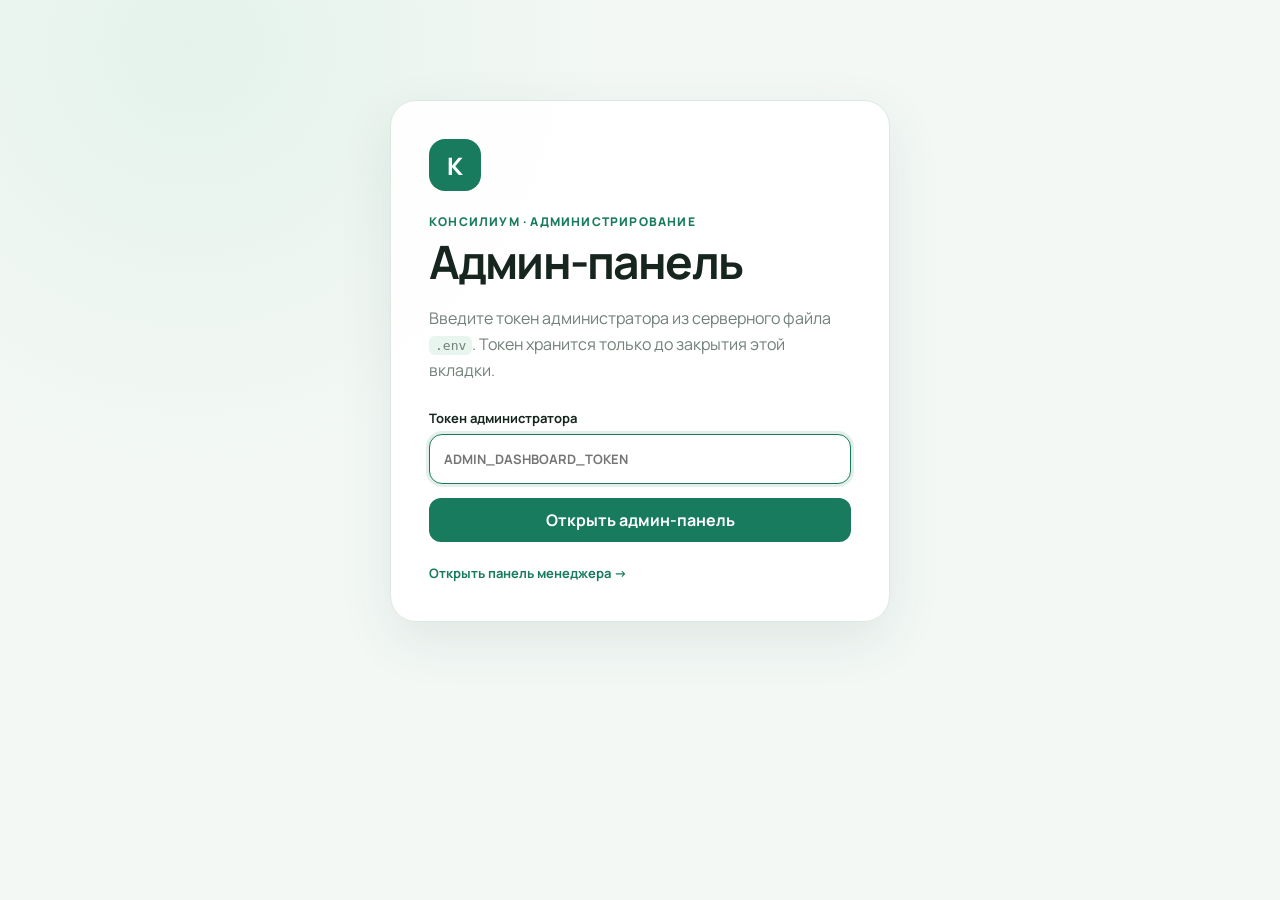
<file: dashboard.html>
<!doctype html>
<html lang="ru">
<head>
  <meta charset="utf-8">
  <meta name="viewport" content="width=device-width,initial-scale=1,viewport-fit=cover">
  <meta name="theme-color" content="#f3f8f5">
  <title>Админ-панель · Консилиум</title>
  <link rel="icon" href="/static/favicon.svg" type="image/svg+xml">
  <link rel="icon" href="/static/icon-192.png" type="image/png" sizes="192x192">
  <link rel="apple-touch-icon" href="/static/apple-touch-icon.png">
  <link rel="preconnect" href="https://fonts.googleapis.com">
  <link rel="preconnect" href="https://fonts.gstatic.com" crossorigin>
  <link href="https://fonts.googleapis.com/css2?family=Manrope:wght@400;500;600;700;800&display=swap" rel="stylesheet">
  <link rel="stylesheet" href="/static/dashboard.css?v=20261122-consultation-broadcast-v26">
</head>
<body>
  <main class="dashboard-shell">
    <div class="admin-top-progress hidden" id="adminTopProgress" role="progressbar" aria-label="Загрузка данных" aria-valuetext="Данные загружаются">
      <div class="admin-top-progress-copy"><span class="admin-top-progress-dot" aria-hidden="true"></span><strong id="adminTopProgressLabel">Обновляем данные…</strong></div>
      <div class="admin-top-progress-track" aria-hidden="true"><span></span></div>
    </div>

    <section class="login-card" id="loginPanel">
      <div class="brand-mark">К</div>
      <p class="eyebrow">Консилиум · администрирование</p>
      <h1>Админ-панель</h1>
      <p>Введите токен администратора из серверного файла <code>.env</code>. Токен хранится только до закрытия этой вкладки.</p>
      <form id="loginForm">
        <label>Токен администратора
          <input id="adminToken" type="password" autocomplete="current-password" required placeholder="ADMIN_DASHBOARD_TOKEN">
        </label>
        <button type="submit">Открыть админ-панель</button>
        <span class="form-error hidden" id="loginError" role="alert"></span>
      </form>
      <a href="/manager">Открыть панель менеджера →</a>
    </section>

    <div class="dashboard hidden" id="dashboard">
      <header class="dashboard-header">
        <div>
          <p class="eyebrow">Консилиум · аналитика</p>
          <h1>Состояние проекта</h1>
          <p id="generatedAt">Загрузка данных… · обновление только вручную</p>
        </div>
        <div class="header-actions">
          <a class="button secondary" href="/manager">Панель менеджера</a>
          <a class="button secondary" href="/">Открыть приложение</a>
          <button class="button secondary" id="refreshButton" type="button">Обновить</button>
          <button class="button danger" id="logoutButton" type="button">Выйти</button>
        </div>
      </header>

      <nav class="admin-tabs" aria-label="Разделы админ-панели">
        <button id="favoritesTab" type="button">★ Избранное <span class="favorites-count" id="favoritesCount">0</span></button>
        <button class="active" id="dashboardTab" type="button">Дашборд</button>
        <button id="retentionTab" type="button">Жизненный цикл</button>
        <button id="analyticsTab" type="button">Воронка и поведение</button>
        <button id="serviceResultsTab" type="button">Услуги и результаты</button>
        <button id="scheduleRevenueTab" type="button">График и выручка</button>
        <button id="experimentsTab" type="button">Эксперименты</button>
        <button id="metric2Tab" type="button">Метрика 2.0</button>
        <button id="broadcastsTab" type="button">Рассылки</button>
        <button id="contentTextsTab" type="button">Изменение текстов</button>
        <button id="personalityTab" type="button">Характер Ольги</button>
        <button id="monitorTab" type="button">Мониторинг в Bitrix24</button>
        <button id="ikpTab" type="button">ИКП</button>
        <button id="managersTab" type="button">Менеджеры и врачи</button>
        <button id="examinationsTab" type="button">Дополнительные обследования</button>
        <button id="costsTab" type="button">Расходы</button>
      </nav>

      <section class="favorites-admin hidden" id="favoritesAdminView">
        <article class="panel favorites-heading-panel">
          <div class="panel-heading"><div><p class="eyebrow">Персональная подборка</p><h2>Избранная аналитика</h2><p>Нажимайте на звезду у показателей, графиков и таблиц в других разделах — они появятся здесь.</p></div></div>
        </article>
        <div class="favorites-grid" id="favoritesGrid"></div>
      </section>

      <section class="retention-admin hidden" id="retentionAdminView">
        <article class="panel retention-heading-panel">
          <div class="panel-heading"><div><p class="eyebrow">Ретеншн</p><h2>Жизненный цикл пользователей</h2><p>Учитываются только полезные действия. Технические обновления страницы и фоновые запросы не считаются активностью.</p></div></div>
          <div class="retention-filters">
            <label>Период<select id="retentionPeriod"><option value="today">Сегодня</option><option value="7">7 дней</option><option value="30" selected>30 дней</option><option value="90">90 дней</option><option value="all">Всё время</option></select></label>
            <label>Ветка<select id="retentionBranch"><option value="">Все ветки</option><option value="medical_exam">Медосмотр</option><option value="masterclass">Мастер-класс</option><option value="results">Результаты анализов</option><option value="other">Другой вопрос</option></select></label>
            <button type="button" id="retentionApply">Применить</button>
          </div>
        </article>
        <article class="panel retention-lifecycle-panel">
          <div class="panel-heading"><div><p class="eyebrow">Путь новой аудитории</p><h2>Этапы жизненного цикла</h2><p>График показывает, что происходило с пользователями, которые впервые пришли в выбранный период. Каждый следующий этап является частью предыдущего.</p></div></div>
          <div class="retention-lifecycle-chart" id="retentionLifecycleChart"></div>
        </article>
        <article class="panel retention-cohort-panel">
          <div class="panel-heading"><div><p class="eyebrow">Возврат пользователей</p><h2>Ретеншн по дням</h2><p>D1, D7 и D30 показывают долю новых пользователей, совершивших полезное действие в соответствующий день после первого визита.</p></div></div>
          <section class="retention-rates" id="retentionRates"></section>
          <p class="retention-note" id="retentionNote"></p>
        </article>
      </section>

      <section class="analytics-admin hidden" id="analyticsAdminView">
        <article class="panel analytics-heading-panel">
          <div class="panel-heading"><div><p class="eyebrow">Аналитика прохождения сервиса</p><h2>Воронка и поведение пользователей</h2><p>Считаются только технические события — без ответов анкеты, сообщений, телефонов и номеров пробирок.</p></div></div>
          <div class="analytics-filters">
            <label>Период<select id="analyticsPeriod"><option value="today" selected>Сегодня</option><option value="7">7 дней</option><option value="30">30 дней</option><option value="90">90 дней</option><option value="all">Всё время</option></select></label>
            <label>Устройство<select id="analyticsDevice"><option value="">Все устройства</option></select></label>
            <label>Регистрация<select id="analyticsMethod"><option value="">Все способы</option></select></label>
            <label>Источник<select id="analyticsSource"><option value="">Все источники</option></select></label>
            <label>Дата с<input id="analyticsDateFrom" type="date"></label>
            <label>Дата по<input id="analyticsDateTo" type="date"></label>
            <button type="button" id="analyticsApply">Применить</button>
          </div>
          <p class="analytics-date-note">Если указаны даты «с» или «по», они заменяют готовый период выше. Дата «по» включается целиком.</p>
        </article>
        <section class="analytics-summary" id="analyticsSummary"></section>
        <article class="panel funnel-panel"><div class="panel-heading"><div><p class="eyebrow">От первого входа до обращения</p><h2>Полная воронка</h2></div><div class="funnel-mode-tabs" role="tablist" aria-label="Расчёт конверсии"><button class="active" id="funnelFromStart" type="button" role="tab" aria-selected="true">От начала</button><button id="funnelFromPrevious" type="button" role="tab" aria-selected="false">От предыдущего шага</button></div></div><div class="funnel-list" id="analyticsFunnel"></div></article>
        <section class="analytics-detail-grid">
          <article class="panel"><div class="panel-heading"><div><p class="eyebrow">Динамика</p><h2>Пользователи по дням</h2></div></div><div class="analytics-bars" id="analyticsDaily"></div></article>
          <article class="panel"><div class="panel-heading"><div><p class="eyebrow">Аудитория</p><h2>Устройства</h2></div></div><div class="distribution-list" id="analyticsDevices"></div></article>
          <article class="panel"><div class="panel-heading"><div><p class="eyebrow">Вход</p><h2>Способы регистрации</h2></div></div><div class="distribution-list" id="analyticsRegistrations"></div></article>
          <article class="panel"><div class="panel-heading"><div><p class="eyebrow">Привлечение</p><h2>Источники</h2></div></div><div class="distribution-list" id="analyticsSources"></div></article>
        </section>
        <article class="panel table-panel manager-attribution-panel">
          <div class="panel-heading">
            <div>
              <p class="eyebrow">Атрибуция пользователей</p>
              <h2>Статистика по менеджерам</h2>
              <p>Метка закрепляется за пользователем при первом входе по ссылке менеджера и в дальнейшем не меняется.</p>
            </div>
            <span class="table-count" id="managerAttributionSummary"></span>
          </div>
          <div class="table-scroll"><table>
            <thead><tr><th>Менеджер и метка</th><th>Пришло пользователей</th><th>Доля от всех</th><th>Выбрали обследования</th><th>Конверсия в выбор</th></tr></thead>
            <tbody id="managerAttributionTable"></tbody>
          </table></div>
        </article>
        <article class="panel examination-analytics-panel">
          <div class="panel-heading">
            <div>
              <p class="eyebrow">Подтверждённый выбор пользователей</p>
              <h2>Популярность дополнительных обследований</h2>
              <p>Показан последний подтверждённый выбор каждого пользователя за выбранный период. Один пользователь может выбрать несколько обследований, поэтому проценты по строкам не обязаны давать 100% в сумме.</p>
            </div>
            <span class="table-count" id="analyticsExaminationsSummary"></span>
          </div>
          <div class="examination-popularity" id="analyticsExaminations"></div>
        </article>
        <article class="panel payment-analytics-panel">
          <div class="panel-heading">
            <div>
              <p class="eyebrow">ЮKassa и оплата на медосмотре</p>
              <h2>Статистика по оплате</h2>
              <p>Учитываются все попытки, включая скрытые пользователем. Тестовые платежи отмечаются отдельно и не входят в фактическую выручку.</p>
            </div>
          </div>
          <section class="payment-analytics-summary" id="paymentAnalyticsSummary"></section>
          <section class="consultation-payment-analytics">
            <div><p class="eyebrow">Отдельная услуга</p><h3>Оплата консультаций</h3></div>
            <div class="payment-analytics-summary" id="consultationPaymentSummary"></div>
          </section>
          <div class="payment-analytics-grid">
            <section><h3>Статусы онлайн-платежей</h3><div class="distribution-list" id="paymentStatusDistribution"></div></section>
            <section><h3>Типы заказов</h3><div class="distribution-list" id="paymentTypesDistribution"></div></section>
            <section><h3>Оплаченные товары и услуги</h3><div class="distribution-list" id="paymentItemsDistribution"></div></section>
          </div>
          <div class="table-scroll payment-recent-table"><table>
            <thead><tr><th>Дата</th><th>Заказ</th><th>chel_id</th><th>Статус</th><th>Сумма</th></tr></thead>
            <tbody id="paymentRecentTable"></tbody>
          </table></div>
        </article>
        <article class="panel driving-time-analytics-panel"><div class="panel-heading"><div><p class="eyebrow">Ответы пользователей</p><h2>Сколько времени проводят за рулём</h2><p>Распределение текущих сохранённых ответов пользователей, попавших в выбранный период и фильтры аналитики.</p></div><span class="table-count" id="drivingTimeAnswered">0 ответов</span></div><div class="distribution-list driving-time-distribution" id="drivingTimeDistribution"></div></article>
        <article class="panel questionnaire-analytics-panel"><div class="panel-heading"><div><p class="eyebrow">Отдельно от общей воронки</p><h2>Статистика по анкете</h2><p>В общей воронке анкета считается одним этапом. Здесь можно увидеть, на каких вопросах пользователи чаще пропускают ответ или прекращают заполнение.</p></div></div><div class="questionnaire-chart" id="analyticsQuestionsChart"></div></article>
        <article class="panel table-panel"><div class="panel-heading"><div><p class="eyebrow">Контроль качества</p><h2>Ошибки и последние события</h2></div><span class="table-count" id="analyticsErrors"></span></div><div class="table-scroll"><table><thead><tr><th>Время</th><th>Событие</th><th>chel_id</th><th>Экран</th><th>Устройство</th><th>Браузер</th></tr></thead><tbody id="analyticsRecent"></tbody></table></div><div class="table-pagination"><button id="analyticsRecentPrev" type="button">← Назад</button><span id="analyticsRecentPage">Страница 1 из 1</span><button id="analyticsRecentNext" type="button">Далее →</button></div></article>
      </section>

      <section class="service-results-admin hidden" id="serviceResultsAdminView">
        <article class="panel service-results-analytics-panel">
          <div class="panel-heading">
            <div>
              <p class="eyebrow">Связь заявки и результата</p>
              <h2>Дополнительные услуги и результаты</h2>
              <p>Группы не пересекаются. Заявка считается после подтверждённого выбора хотя бы одного обследования, а получение результата — сразу после привязки номера пробирки к аккаунту. Наличие найденных документов для этого показателя не требуется.</p>
              <p>Событие, по дате которого формируется период, выбирается отдельным фильтром ниже. По умолчанию учитывается появление заявки или привязка пробирки. Затем наличие заявки и привязанной пробирки проверяется по всей истории пользователя.</p>
              <p>Для заявок без результатов сумма рассчитывается по последнему сохранённому составу и актуальному прайсу. Для пользователей с результатами показывается оценка по распознанному составу PDF; она не является бухгалтерской выручкой.</p>
            </div>
            <span class="table-count" id="serviceResultsSummary">0 пользователей</span>
          </div>
          <div class="analytics-filters service-results-filters">
            <label>Фильтровать даты по<select id="serviceResultsDateBasis"><option value="any" selected>Заявке или результату</option><option value="application">Дате заявки</option><option value="result">Дате получения результата</option></select></label>
            <label>Период<select id="serviceResultsPeriod"><option value="today" selected>Сегодня</option><option value="7">7 дней</option><option value="30">30 дней</option><option value="90">90 дней</option><option value="all">Всё время</option></select></label>
            <label>Дата с<input id="serviceResultsDateFrom" type="date"></label>
            <label>Дата по<input id="serviceResultsDateTo" type="date"></label>
            <button type="button" id="serviceResultsApply">Применить</button>
          </div>
          <p class="analytics-date-note" id="serviceResultsDateNote">По умолчанию в выборку входят пользователи, у которых в период появилась заявка или была привязана пробирка. Если указаны даты «с» или «по», они заменяют готовый период. Дата «по» включается целиком.</p>
          <section class="service-results-groups" id="serviceResultsGroups"></section>
        </article>
      </section>

      <section class="schedule-revenue-admin hidden" id="scheduleRevenueAdminView">
        <article class="panel sales-dynamics-panel">
          <div class="panel-heading sales-dynamics-heading">
            <div>
              <p class="eyebrow">Продажи дополнительных обследований</p>
              <h2>Динамика продаж</h2>
              <p>Выбор чекапов, успешные онлайн-оплаты и пользователи, получившие результаты по привязанной пробирке.</p>
            </div>
            <label>Срез<select id="salesDynamicsGranularity">
              <option value="day" selected>Дни · последние 30</option>
              <option value="week">Недели · последние 12</option>
              <option value="month">Месяцы · последние 12</option>
            </select></label>
          </div>
          <div class="sales-dynamics-legend" aria-label="Обозначения графика">
            <span class="online">Онлайн-продажи</span>
            <span class="offline">Подтверждённые офлайн-продажи · получили результаты</span>
            <span class="selections">Выбрали чекапы</span>
          </div>
          <div class="sales-dynamics-chart" id="salesDynamicsChart" aria-label="График динамики продаж"></div>
          <p class="sales-dynamics-note" id="salesDynamicsNote"></p>
        </article>

        <article class="panel schedule-revenue-heading">
          <div class="panel-heading">
            <div>
              <p class="eyebrow">ЧеловекГрафик + Консилиум</p>
              <h2>План посещений и выручка</h2>
              <p>В отчёт входят только строки, где в ЧеловекГрафик указано «Согласовано: Да». Пользователи связываются с предприятиями по ИНН.</p>
            </div>
            <span class="table-count" id="scheduleRevenueGeneratedAt"></span>
          </div>
          <div class="schedule-revenue-controls">
            <label>Месяц из ЧеловекГрафик<select id="scheduleRevenueSheet"><option value="">Загрузка…</option></select></label>
            <button id="scheduleRevenueApply" type="button">Обновить отчёт</button>
          </div>
          <p class="analytics-date-note" id="scheduleRevenueDiagnostics"></p>
        </article>

        <section class="schedule-revenue-summary" id="scheduleRevenueAttendanceSummary" aria-label="Посещаемость"></section>

        <article class="panel schedule-revenue-formula">
          <div class="panel-heading"><div><p class="eyebrow">Заявки, оплаты и прогноз</p><h2>Выручка</h2></div></div>
          <section class="schedule-revenue-money-groups" id="scheduleRevenueMoneySummary"></section>
          <p>Утраченный потенциал = не пришедшие × фактическая конверсия пришедших в заявку × средняя ожидаемая выручка с заявки. Это управленческая оценка, а не бухгалтерская выручка.</p>
        </article>

        <article class="panel table-panel">
          <div class="panel-heading"><div><p class="eyebrow">Ответственные</p><h2>По менеджерам</h2></div><span class="table-count" id="scheduleRevenueManagersCount"></span></div>
          <div class="table-scroll"><table><thead><tr><th>Менеджер</th><th>ИНН</th><th>План</th><th>Пришли за месяц</th><th>Явка</th><th>Заявки</th><th>Конверсия</th><th>Онлайн</th><th>Онлайн-выручка</th><th>Утраченный потенциал</th></tr></thead><tbody id="scheduleRevenueManagersTable"></tbody></table></div>
        </article>

        <article class="panel table-panel">
          <div class="panel-heading"><div><p class="eyebrow">Детализация</p><h2>По предприятиям и ИНН</h2></div><span class="table-count" id="scheduleRevenueCompaniesCount"></span></div>
          <div class="table-scroll"><table><thead><tr><th>Менеджер</th><th>Предприятие</th><th>ИНН</th><th>Дата / бригада</th><th>План</th><th>Пришли за месяц</th><th>Заявки</th><th>Сумма заявок</th><th>Онлайн</th><th>Утраченный потенциал</th></tr></thead><tbody id="scheduleRevenueCompaniesTable"></tbody></table></div>
        </article>
      </section>

      <section class="experiments-admin hidden" id="experimentsAdminView">
        <article class="panel experiment-settings-panel">
          <div class="panel-heading">
            <div>
              <p class="eyebrow">A/B-тестирование</p>
              <h2>Эксперимент с воронкой маркетолога</h2>
              <p>Пользователь закрепляется за вариантом при первом попадании в эксперимент. Изменение процента применяется только к новым участникам.</p>
            </div>
            <span class="experiment-state" id="experimentState">Выключен</span>
          </div>
          <form class="experiment-form" id="experimentForm">
            <label class="experiment-toggle"><input id="experimentEnabled" type="checkbox"><span><b>Эксперимент включён</b><small>Начать распределять новых пользователей между двумя ветками</small></span></label>
            <div class="experiment-form-grid">
              <label>Название<input id="experimentName" maxlength="100" required></label>
              <label>Ключ эксперимента<input id="experimentKey" maxlength="50" pattern="[a-z0-9][a-z0-9_-]{2,49}" required></label>
              <label>Трафик маркетолога<select id="experimentPercent" required>
                <option value="0">0% — никто (только контроль)</option>
                <option value="25">25% — каждый 4-й</option>
                <option value="50">50% — каждый 2-й</option>
                <option value="75">75% — 3 из 4</option>
                <option value="100">100% — все</option>
              </select></label>
              <label>Версия основной воронки<input id="experimentControlVersion" maxlength="40" required></label>
              <label>Версия воронки маркетолога<input id="experimentMarketerVersion" maxlength="40" required></label>
              <label>Префикс цели Яндекс Метрики<input id="experimentYandexPrefix" maxlength="40" required></label>
            </div>
            <label class="experiment-toggle"><input id="experimentYandexEnabled" type="checkbox"><span><b>Передавать эксперимент в Яндекс Метрику</b><small>Отдельная цель и безопасные технические параметры — без ответов анкеты и персональных данных</small></span></label>
            <div class="experiment-actions"><button type="submit">Сохранить настройки</button><span class="form-status" id="experimentStatus" role="status"></span></div>
          </form>
          <div class="experiment-yandex-note">
            <strong>Цель, которую нужно создать в Яндекс Метрике</strong>
            <code id="experimentYandexGoal">consilium_marketer_event</code>
            <p>Тип цели: «JavaScript-событие». В отчёте «Параметры событий» используйте параметры <code>experiment.variant</code>, <code>experiment.version</code> и <code>experiment.event</code>.</p>
            <p id="experimentCounterStatus" class="experiment-counter-status">Проверяем счётчики…</p>
          </div>
        </article>
        <article class="panel experiment-statistics-panel">
          <div class="panel-heading">
            <div><p class="eyebrow">Сравнение вариантов</p><h2>Базовые показатели эксперимента</h2><p>Выборка строится по дате первого назначения варианта. Действия пользователя учитываются после назначения.</p></div>
            <label>Период<select id="experimentPeriod"><option value="today" selected>Сегодня</option><option value="7">7 дней</option><option value="30">30 дней</option><option value="90">90 дней</option><option value="all">Всё время</option></select></label>
          </div>
          <div class="experiment-summary" id="experimentSummary"></div>
          <div class="experiment-variants" id="experimentVariants"></div>
        </article>
      </section>

      <section class="metric2-admin hidden awaiting-period" id="metric2AdminView">
        <article class="panel metric2-heading-panel">
          <div class="panel-heading"><div><p class="eyebrow">Путь глазами пользователя</p><h2>Метрика 2.0</h2><p>Все мобильные экраны стартового пути по порядку. Процент показывает долю уникальных пользователей, которые действительно увидели экран. После анкеты отдельно учитываются предложение паспорта здоровья, готовый паспорт и переход к рекомендованным чекапам.</p></div></div>
          <div class="metric2-flow-tabs" role="tablist" aria-label="Ветка Метрики 2.0">
            <button class="active" id="metric2StandardFlow" type="button" role="tab" aria-selected="true">Обычная ссылка</button>
            <button id="metric2ResultFlow" type="button" role="tab" aria-selected="false">Ссылка result</button>
            <button id="metric2MasterclassFlow" type="button" role="tab" aria-selected="false">Мастер-классы</button>
            <button id="metric2ExperimentFlow" type="button" role="tab" aria-selected="false">Маркетолог B</button>
            <button id="metric2MarketerCFlow" type="button" role="tab" aria-selected="false">Маркетолог C</button>
            <button id="metric2ReofferFlow" type="button" role="tab" aria-selected="false">Перед медосмотром</button>
          </div>
          <div class="analytics-filters metric2-filters">
            <label>Период<select id="metric2Period"><option value="" selected disabled>Выберите период</option><option value="today">Сегодня</option><option value="7">7 дней</option><option value="30">30 дней</option><option value="90">90 дней</option><option value="all">Всё время</option></select></label>
            <label>Устройство<select id="metric2Device"><option value="">Все устройства</option></select></label>
            <label>Регистрация<select id="metric2Method"><option value="">Все способы</option></select></label>
            <label>Источник<select id="metric2Source"><option value="">Все источники</option></select></label>
            <label>Дата с<input id="metric2DateFrom" type="date"></label>
            <label>Дата по<input id="metric2DateTo" type="date"></label>
            <button type="button" id="metric2Apply" disabled>Применить</button>
          </div>
          <p class="analytics-date-note">Если указаны даты «с» или «по», они заменяют готовый период выше. Дата «по» включается целиком.</p>
        </article>
        <article class="panel metric2-period-prompt" id="metric2PeriodPrompt">
          <span aria-hidden="true">⌛</span>
          <div>
            <h2>Выберите период</h2>
            <p>Данные Метрики 2.0 не загружаются автоматически. Выберите готовый период или укажите даты, затем нажмите «Применить».</p>
          </div>
        </article>
        <section class="metric2-summary" id="metric2Summary"></section>
        <article class="panel metric2-masterclass-stats hidden" id="metric2MasterclassStats">
          <div class="panel-heading"><div><p class="eyebrow">QR-коды предприятий</p><h2>Новые пользователи по предприятиям</h2><p>Уникальные посетители считаются по ИНН, названию предприятия и выбранному мастер-классу.</p></div></div>
          <div class="table-scroll"><table><thead><tr><th>Предприятие</th><th>ИНН</th><th>Мастер-класс</th><th>Новые пользователи</th><th>Продолжили</th><th>Все открытия QR</th></tr></thead><tbody id="metric2MasterclassTable"></tbody></table></div>
        </article>
        <article class="metric2-experiment-note hidden" id="metric2MasterclassTestNote">
          <strong>Тестовая ссылка ветки мастер-класса</strong>
          <p>Ссылка подписана сервером и обязательно открывает посадочную страницу мастер-класса, минуя остальные стартовые ветки.</p>
          <div class="metric2-experiment-link-row">
            <code id="metric2MasterclassTestLink"></code>
            <a id="metric2MasterclassTestLinkOpen" href="/" target="_blank" rel="noopener">Открыть мастер-класс</a>
            <button type="button" id="metric2MasterclassTestLinkCopy">Скопировать</button>
          </div>
        </article>
        <article class="metric2-experiment-note hidden" id="metric2StandardTestNote">
          <strong>Тестовая ссылка основной ветки</strong>
          <p>Открывает основную воронку независимо от распределения эксперимента. Тестовый переход не меняет закреплённый за пользователем вариант.</p>
          <div class="metric2-experiment-link-row">
            <code id="metric2StandardTestLink"></code>
            <a id="metric2StandardTestLinkOpen" href="/" target="_blank" rel="noopener">Открыть основную ветку</a>
            <button type="button" id="metric2StandardTestLinkCopy">Скопировать</button>
          </div>
        </article>
        <article class="metric2-experiment-note hidden" id="metric2ExperimentNote">
          <strong id="metric2ExperimentLinkTitle">Тестовая ссылка ветки маркетолога</strong>
          <p id="metric2ExperimentLinkDescription">Открывает выбранную ветку независимо от очереди распределения. Тестовый переход не меняет закреплённый за пользователем вариант.</p>
          <div class="metric2-experiment-link-row">
            <code id="metric2ExperimentLink"></code>
            <a id="metric2ExperimentLinkOpen" href="/" target="_blank" rel="noopener">Открыть тестовую ветку</a>
            <button type="button" id="metric2ExperimentLinkCopy">Скопировать</button>
          </div>
        </article>
        <article class="panel reoffer-diagnostics hidden" id="metric2ReofferDiagnostics">
          <div class="panel-heading">
            <div><p class="eyebrow">Управление и проверка</p><h2>Напоминания перед медосмотром</h2><p>Проверяет всю цепочку: график медосмотров, три группы получателей, сообщения в чате и доставку в Telegram/MAX.</p></div>
            <span class="reoffer-health-badge" id="reofferHealthBadge">Не проверено</span>
          </div>
          <div class="reoffer-diagnostic-grid" id="reofferDiagnosticGrid"></div>
          <div class="reoffer-control-grid">
            <section class="reoffer-control-card">
              <div><h3>Автоматические напоминания</h3><p>Если выключить, новые сообщения за день до медосмотра отправляться не будут. Уже созданные сообщения не удаляются.</p></div>
              <label class="monitor-toggle"><input id="reofferEnabled" type="checkbox"><span>Включено</span></label>
              <button type="button" id="reofferSaveSettings">Сохранить</button>
            </section>
            <section class="reoffer-control-card">
              <div><h3>Проверка chelovekgrafik</h3><p>Выполняет реальный запрос, обновляет локальный график и показывает количество полученных строк.</p></div>
              <button class="secondary" type="button" id="reofferCheckSchedule">Проверить доступность</button>
            </section>
            <section class="reoffer-control-card reoffer-test-send">
              <div><h3>Тест конкретному пользователю</h3><p>Укажите точный chel_id или ИНН. Сообщение появится в чате и уйдёт в привязанные мессенджеры. Тест не попадает в конверсии.</p></div>
              <label>chel_id или ИНН<input id="reofferTestIdentifier" type="text" maxlength="100" placeholder="chel_… или 10/12 цифр"></label>
              <label>Сценарий сообщения<select id="reofferTestAudienceGroup"><option value="">Определить по данным пользователя</option><option value="paid_online">Чекапы оплачены онлайн</option><option value="selected">Выбраны для оплаты на медосмотре</option><option value="unselected">Ничего не выбрано</option></select></label>
              <button class="secondary" type="button" id="reofferTestSend">Отправить тест</button>
            </section>
          </div>
          <div class="reoffer-diagnostic-actions"><button class="secondary" type="button" id="reofferRefreshDiagnostics">Проверить систему заново</button></div>
          <p class="form-status hidden" id="reofferDiagnosticStatus" role="status"></p>
        </article>
        <article class="panel metric2-flow-panel">
          <div class="panel-heading"><div><p class="eyebrow" id="metric2FlowEyebrow">Обычная ссылка</p><h2 id="metric2FlowTitle">Анкета и выбор обследований</h2><p id="metric2FlowDescription">Нажмите на любой экран, чтобы открыть крупный макет и увидеть статистику всех кнопок и переходов.</p></div></div>
          <div class="metric2-flow" id="metric2Flow"></div>
        </article>
      </section>

      <section class="broadcasts-admin hidden" id="broadcastsAdminView">
        <article class="panel broadcasts-heading-panel">
          <div class="panel-heading"><div><p class="eyebrow">Telegram и MAX</p><h2>Рассылки пользователям</h2><p>Сообщения отправляются фоновой очередью небольшими пакетами и не блокируют работу Консилиума.</p></div></div>
          <div class="broadcast-audience" id="broadcastAudience"></div>
        </article>
        <div class="broadcast-layout">
          <article class="panel broadcast-compose-panel">
            <div class="panel-heading"><div><p class="eyebrow">Новая рассылка</p><h2>Сообщение, консультация или голосование</h2></div></div>
            <form id="broadcastForm" class="broadcast-form">
              <div class="broadcast-form-row">
                <label>Формат<select id="broadcastKind"><option value="message">Сообщение с кнопкой</option><option value="consultation">Предложение консультации</option><option value="poll">Голосование</option></select></label>
                <label>Куда отправлять<select id="broadcastProvider"><option value="all">Telegram и MAX</option><option value="telegram">Только Telegram</option><option value="max">Только MAX</option></select></label>
              </div>
              <label>Заголовок<input id="broadcastTitle" maxlength="120" value="Консилиум" required></label>
              <label>Текст сообщения<textarea id="broadcastBody" maxlength="3500" rows="7" required placeholder="Введите текст, который получат пользователи"></textarea><small><span id="broadcastBodyLength">0</span> из 3500 символов</small></label>
              <label id="broadcastButtonLabelWrap">Текст кнопки<input id="broadcastButtonLabel" maxlength="64" value="Открыть Консилиум"></label>
              <label class="hidden" id="broadcastOptionsWrap">Варианты ответа<textarea id="broadcastOptions" rows="6" placeholder="Каждый вариант с новой строки"></textarea><small>От 2 до 10 вариантов, один вариант на строку.</small></label>
              <div class="broadcast-preview" id="broadcastPreview"></div>
              <div class="broadcast-test-row">
                <label>Тестовый получатель<input id="broadcastTestChelId" placeholder="chel_..."></label>
                <button class="secondary" id="broadcastTestButton" type="button">Отправить тест</button>
              </div>
              <div class="broadcast-submit-row">
                <button id="broadcastSendButton" type="submit">Запустить рассылку</button>
                <span class="form-status hidden" id="broadcastStatus" role="status"></span>
              </div>
            </form>
          </article>
          <article class="panel broadcast-history-panel">
            <div class="panel-heading"><div><p class="eyebrow">Доставка и реакции</p><h2>Аналитика и история рассылок</h2><p>После запуска здесь появятся доставка, ошибки, переходы по кнопке или голоса по каждому варианту.</p></div><button class="secondary" id="broadcastRefresh" type="button">Обновить</button></div>
            <div class="broadcast-history" id="broadcastHistory"></div>
          </article>
        </div>
      </section>

      <section class="content-texts-admin hidden" id="contentTextsAdminView">
        <article class="panel content-texts-heading-panel">
          <div class="panel-heading"><div><p class="eyebrow">Контент без публикации кода</p><h2>Изменение текстов</h2><p>Выберите экран и измените его тексты без публикации новой версии приложения.</p></div></div>
          <div class="content-text-tabs" role="tablist" aria-label="Редактируемый экран">
            <button class="active" type="button" role="tab" aria-selected="true" data-content-text-tab="offer">Экран дополнительных обследований</button>
            <button type="button" role="tab" aria-selected="false" data-content-text-tab="result">Рекомендации C</button>
            <button type="button" role="tab" aria-selected="false" data-content-text-tab="retention">Экран удержания</button>
          </div>
        </article>
        <form class="panel content-text-form" id="marketerExaminationTextsForm">
          <div class="panel-heading"><div><p class="eyebrow">Вариант marketer</p><h2 id="contentTextsScreenTitle">Предложение после анкеты</h2><p>Плейсхолдеры в фигурных скобках сохраняйте: <code>{имя}</code>, <code>{возраст}</code>, <code>{phrase1}</code>, <code>{phrase2_part}</code>, <code>{count}</code>, <code>{amount}</code>, <code>{discount}</code>, <code>{days}</code>, <code>{package}</code>, <code>{price}</code>, <code>{online}</code>, <code>{full}</code>.</p></div></div>
          <aside class="content-text-preview" aria-label="Предпросмотр экрана">
            <div class="content-text-preview-heading"><div><p class="eyebrow">Предпросмотр</p><h3 id="contentTextPreviewTitle">Экран дополнительных обследований</h3></div><span>Обновляется при вводе</span></div>
            <label class="content-text-preview-rule" id="contentTextPreviewRuleWrap">Пример условия
              <select id="contentTextPreviewRule">
                <option value="2">Повышенное или нестабильное давление</option>
                <option value="3">ИМТ от 30</option>
                <option value="4">Алкоголь чаще раза в неделю</option>
                <option value="5">Усталость у женщины</option>
                <option value="6">Усталость у мужчины</option>
                <option value="7">Боли в суставах</option>
                <option value="8">Женщина от 45 лет</option>
                <option value="9">Мужчина от 40 лет</option>
                <option value="10" selected>Профилактический вариант</option>
              </select>
            </label>
            <div class="content-text-preview-phone" id="contentTextPreviewPhone"></div>
            <p>Это визуальный пример. Пользователь увидит текст своего первого подходящего условия и соответствующие ему чекапы.</p>
          </aside>
          <fieldset data-content-text-panel="offer"><legend>Основной экран</legend>
            <label>Срок готовности результатов, дней<input type="number" min="1" max="90" data-text-key="result_days" required></label>
            <label>Подпись прогресса<input type="text" maxlength="200" data-text-key="progress_label" required></label>
            <label>Подпись этапа<input type="text" maxlength="200" data-text-key="stage_label" required></label>
            <label>Главный заголовок<textarea rows="3" maxlength="2000" data-text-key="headline" required></textarea></label>
            <label>Строка про отсутствие нового укола<textarea rows="2" maxlength="2000" data-text-key="zero_effort" required></textarea></label>
            <label>Плашка основного чекапа<input type="text" maxlength="200" data-text-key="recommended_badge" required></label>
            <label>Подпись добавления<input type="text" maxlength="200" data-text-key="package_add_label" required></label>
            <label>Подпись цен<input type="text" maxlength="500" data-text-key="price_caption_template" required></label>
            <label>Заголовок остальных чекапов<input type="text" maxlength="200" data-text-key="all_packages_title" required></label>
            <div class="content-text-pair"><label>Показать список<input type="text" maxlength="200" data-text-key="show_all_packages" required></label><label>Скрыть список<input type="text" maxlength="200" data-text-key="hide_all_packages" required></label></div>
          </fieldset>
          <fieldset data-content-text-panel="offer"><legend>Преимущества и действия</legend>
            <label>Преимущество 1<textarea rows="2" maxlength="2000" data-text-key="benefit_results" required></textarea></label>
            <label>Преимущество 2<textarea rows="2" maxlength="2000" data-text-key="benefit_doctor" required></textarea></label>
            <label>Преимущество 3<textarea rows="2" maxlength="2000" data-text-key="benefit_visit" required></textarea></label>
            <label>Ссылка на пример<input type="text" maxlength="200" data-text-key="benefits_link" required></label>
            <label>Итоговая строка<input type="text" maxlength="500" data-text-key="total_template" required></label>
            <label>Основная кнопка<input type="text" maxlength="500" data-text-key="primary_cta_template" required></label>
            <label>Кнопка без выбранных чекапов<input type="text" maxlength="500" data-text-key="empty_cta" required></label>
            <label>Ссылка отказа<input type="text" maxlength="500" data-text-key="decline_link" required></label>
            <label>Предупреждение без выбора<input type="text" maxlength="500" data-text-key="empty_warning" required></label>
            <label>Условие скидки<textarea rows="2" maxlength="2000" data-text-key="discount_note" required></textarea></label>
            <label>Мелкий текст<textarea rows="2" maxlength="2000" data-text-key="fine_print_template" required></textarea></label>
          </fieldset>
          <fieldset class="hidden" data-content-text-panel="retention"><legend>Экран удержания</legend>
            <label>Надзаголовок<input type="text" maxlength="200" data-text-key="retention_kicker" required></label>
            <label>Заголовок<textarea rows="2" maxlength="2000" data-text-key="retention_title" required></textarea></label>
            <label>Первый абзац<textarea rows="2" maxlength="2000" data-text-key="retention_body_1" required></textarea></label>
            <label>Второй абзац<textarea rows="2" maxlength="2000" data-text-key="retention_body_2" required></textarea></label>
            <label>Третий абзац<textarea rows="2" maxlength="2000" data-text-key="retention_body_3" required></textarea></label>
            <label>Преимущество 1 — заголовок<input type="text" maxlength="500" data-text-key="retention_benefit_1_title" required></label>
            <label>Преимущество 1 — пояснение<textarea rows="2" maxlength="2000" data-text-key="retention_benefit_1_body" required></textarea></label>
            <label>Преимущество 2 — заголовок<input type="text" maxlength="500" data-text-key="retention_benefit_2_title" required></label>
            <label>Преимущество 2 — пояснение<textarea rows="2" maxlength="2000" data-text-key="retention_benefit_2_body" required></textarea></label>
            <label>Преимущество 3 — заголовок<input type="text" maxlength="500" data-text-key="retention_benefit_3_title" required></label>
            <label>Преимущество 3 — пояснение<textarea rows="2" maxlength="2000" data-text-key="retention_benefit_3_body" required></textarea></label>
            <label>Преимущество 4 — заголовок<input type="text" maxlength="500" data-text-key="retention_benefit_4_title" required></label>
            <label>Преимущество 4 — пояснение<textarea rows="2" maxlength="2000" data-text-key="retention_benefit_4_body" required></textarea></label>
            <label>Примечание о добровольности<textarea rows="2" maxlength="2000" data-text-key="retention_voluntary_note" required></textarea></label>
            <label>Предупреждение о скидке<textarea rows="2" maxlength="2000" data-text-key="retention_discount_note" required></textarea></label>
            <label>Кнопка возврата<input type="text" maxlength="500" data-text-key="retention_back_template" required></label>
            <label>Окончательный отказ<input type="text" maxlength="200" data-text-key="retention_decline" required></label>
          </fieldset>
          <fieldset class="hidden" data-content-text-panel="result"><legend>Загрузка и рекомендации — вариант C</legend>
            <label>Приоритет сигналов<input type="text" maxlength="100" data-text-key="result_signal_priority" required><small>Номера от 1 до 10 через запятую. Выбираются первые два сработавших правила.</small></label>
            <label>Длительность каждого шага загрузки, мс<input type="number" min="300" max="5000" data-text-key="loading_step_duration_ms" required></label>
            <div class="content-text-pair"><label>Загрузка — заголовок с именем<input type="text" maxlength="500" data-text-key="loading_title_template" required></label><label>Загрузка — без имени<input type="text" maxlength="500" data-text-key="loading_title_without_name" required></label></div>
            <label>Загрузка — пояснение<input type="text" maxlength="500" data-text-key="loading_subtitle" required></label>
            <label>Загрузка — конфиденциальность<input type="text" maxlength="500" data-text-key="loading_privacy" required></label>
            <div class="content-text-pair"><label>Шаг загрузки 1<input type="text" maxlength="500" data-text-key="loading_step_1" required></label><label>Шаг загрузки 2<input type="text" maxlength="500" data-text-key="loading_step_2" required></label></div>
            <div class="content-text-pair"><label>Шаг загрузки 3<input type="text" maxlength="500" data-text-key="loading_step_3" required></label><label>Шаг загрузки 4<input type="text" maxlength="500" data-text-key="loading_step_4" required></label></div>
            <label>Строка завершения анкеты<input type="text" maxlength="500" data-text-key="result_progress_label" required></label>
            <label>Заголовок с именем<input type="text" maxlength="500" data-text-key="result_title_template" required></label>
            <label>Заголовок без имени<input type="text" maxlength="500" data-text-key="result_title_without_name" required></label>
            <label>Переходный текст<textarea rows="2" maxlength="2000" data-text-key="result_bridge" required></textarea></label>
            <label>Заголовок плашек<input type="text" maxlength="300" data-text-key="result_detected_title" required></label>
            <div class="content-text-pair"><label>Заголовок объяснения<input type="text" maxlength="300" data-text-key="result_explanation_title" required></label><label>Заголовок профилактики<input type="text" maxlength="300" data-text-key="result_prevention_explanation_title" required></label></div>
            <div class="content-text-pair"><label>Что проверить<input type="text" maxlength="300" data-text-key="result_checks_title" required></label><label>Профилактическая проверка<input type="text" maxlength="300" data-text-key="result_prevention_checks_title" required></label></div>
            <div class="content-text-pair"><label>Инициалы специалиста<input type="text" maxlength="20" data-text-key="result_doctor_initials" required></label><label>Подпись специалиста<input type="text" maxlength="500" data-text-key="result_doctor_signature" required></label></div>
            <label>Плашка помощи — заголовок<input type="text" maxlength="500" data-text-key="result_help_title" required></label>
            <label>Плашка помощи — текст<textarea rows="3" maxlength="2000" data-text-key="result_help_body" required></textarea></label>
            <label>Заголовок сравнения<input type="text" maxlength="500" data-text-key="result_comparison_title" required></label>
            <div class="content-text-pair"><label>Шаблон покрытия<input type="text" maxlength="500" data-text-key="result_coverage_template" required></label><label>Если стандартных строк нет<input type="text" maxlength="500" data-text-key="result_no_medical_title" required></label></div>
            <div class="content-text-pair"><label>Заголовок стандартных проверок<input type="text" maxlength="500" data-text-key="result_standard_title" required></label><label>Заголовок дополнительных проверок<input type="text" maxlength="500" data-text-key="result_additional_title" required></label></div>
            <div class="content-text-pair"><label>Разрыв при двух сигналах и наличии медосмотра<input type="text" maxlength="1000" data-text-key="result_two_signal_gap_with_medical" required></label><label>Разрыв при двух сигналах без строк медосмотра<input type="text" maxlength="1000" data-text-key="result_two_signal_gap_without_medical" required></label></div>
            <label>Заголовок решения<input type="text" maxlength="500" data-text-key="result_decision_title" required></label>
            <label>Пояснение решения<textarea rows="2" maxlength="2000" data-text-key="result_decision_body" required></textarea></label>
            <label>Конфиденциальность<textarea rows="2" maxlength="2000" data-text-key="result_privacy" required></textarea></label>
            <label>Призыв перед кнопкой<input type="text" maxlength="500" data-text-key="result_callout" required></label>
            <div class="content-text-pair"><label>Основная кнопка<input type="text" maxlength="300" data-text-key="result_primary_cta" required></label><label>Ссылка отказа<input type="text" maxlength="500" data-text-key="result_decline_link" required></label></div>
            <label>Дисклеймер<textarea rows="2" maxlength="2000" data-text-key="result_disclaimer" required></textarea></label>
            <label>Заголовок выбора анализов<input type="text" maxlength="500" data-text-key="selection_title" required></label>
            <label>Персональная строка выбора<input type="text" maxlength="1000" data-text-key="selection_personal_template" required></label>
            <label>Строка выбора без имени<input type="text" maxlength="1000" data-text-key="selection_personal_without_name" required></label>
            <div class="content-result-rules" id="marketerResultRowsFields"></div>
            <div class="content-result-rules" id="marketerResultRulesFields"></div>
          </fieldset>
          <fieldset data-content-text-panel="offer"><legend>Персональные строки по приоритету</legend>
            <label>1. Повышенное или нестабильное давление<textarea rows="3" maxlength="2000" data-text-key="personal_rule_2" required></textarea></label>
            <label>2. ИМТ от 30<textarea rows="3" maxlength="2000" data-text-key="personal_rule_3" required></textarea></label>
            <label>3. Алкоголь чаще раза в неделю<textarea rows="3" maxlength="2000" data-text-key="personal_rule_4" required></textarea></label>
            <label>4. Усталость у женщины<textarea rows="3" maxlength="2000" data-text-key="personal_rule_5" required></textarea></label>
            <label>5. Усталость у мужчины<textarea rows="3" maxlength="2000" data-text-key="personal_rule_6" required></textarea></label>
            <label>6. Боли в суставах<textarea rows="3" maxlength="2000" data-text-key="personal_rule_7" required></textarea></label>
            <label>7. Женщина от 45 лет<textarea rows="3" maxlength="2000" data-text-key="personal_rule_8" required></textarea></label>
            <label>8. Мужчина от 40 лет<textarea rows="3" maxlength="2000" data-text-key="personal_rule_9" required></textarea></label>
            <label>9. Профилактический вариант<textarea rows="3" maxlength="2000" data-text-key="personal_rule_10" required></textarea></label>
          </fieldset>
          <div class="content-text-actions"><button type="submit">Сохранить тексты</button><span class="form-status hidden" id="contentTextsStatus" role="status"></span></div>
        </form>
      </section>

      <section class="personality-admin hidden" id="personalityAdminView">
        <article class="panel personality-heading-panel">
          <div class="panel-heading"><div><p class="eyebrow">Стиль общения ИИ</p><h2>Характер Ольги</h2><p>Для каждого типа диалога отдельно выбираются провайдер, модель и характер. Медицинские ограничения, срочные предупреждения и точность ответов не меняются.</p></div><span class="personality-state" id="personalityState">Загрузка…</span></div>
        </article>
        <form class="panel personality-yandex-form" id="personalityYandexForm">
          <div class="panel-heading"><div><p class="eyebrow">Общие настройки провайдера</p><h2>Модели Яндекса</h2><p>Эта пара используется во всех типах чата, где выбран Yandex AI Studio. При ошибке основной модели запрос автоматически повторяется через резервную.</p></div></div>
          <div class="personality-model-priority">
            <label class="personality-model"><span><b>Основная модель Яндекса</b><small>Получает запрос первой во всех диалогах, настроенных на Yandex AI Studio.</small></span><select id="personalityTestBranchModel"><option value="deepseek-v4.1-flash">DeepSeek V4.1 Flash</option><option value="qwen3.6-35b-a3b">Qwen 3.6</option><option value="gpt-oss-120b">OpenAI GPT-OSS 120B через Yandex</option></select></label>
            <label class="personality-model"><span><b>Второстепенная модель</b><small>Автоматически получает тот же запрос, только если главная модель вернула ошибку или не дала ответа.</small></span><select id="personalityTestBranchFallbackModel"><option value="deepseek-v4.1-flash">DeepSeek V4.1 Flash</option><option value="qwen3.6-35b-a3b">Qwen 3.6</option><option value="gpt-oss-120b">OpenAI GPT-OSS 120B через Yandex</option></select></label>
          </div>
          <div class="personality-actions"><button type="submit">Сохранить модели Яндекса</button><span class="form-status hidden" id="personalityYandexStatus" role="status"></span></div>
        </form>
        <form class="panel personality-form" id="personalityForm">
          <nav class="personality-dialog-tabs" aria-label="Тип диалога">
            <button class="active" type="button" data-personality-profile="general"><strong>Обычный чат</strong><small>Медицинские и общие диалоги</small></button>
            <button type="button" data-personality-profile="weight_control"><strong>Контроль веса</strong><small>Дневник питания и программа</small></button>
            <button type="button" data-personality-profile="masterclass_psychology"><strong>Психологический</strong><small>Поддержка после мастер-класса</small></button>
          </nav>
          <p class="personality-profile-hint" id="personalityProfileHint">Настройки ниже влияют только на обычные диалоги.</p>
          <section class="personality-routing" aria-labelledby="personalityRoutingTitle">
            <div><p class="eyebrow">Модель этого диалога</p><h3 id="personalityRoutingTitle">Провайдер и модель</h3><p id="personalityProviderHint">Выберите, куда отправлять запросы этого типа диалога.</p></div>
            <div class="personality-routing-fields">
              <label><span><b>Провайдер</b><small>Yandex использует пару моделей выше. OpenAI работает напрямую.</small></span><select id="personalityProvider"><option value="yandex">Yandex AI Studio</option><option value="openai">OpenAI напрямую</option></select></label>
              <label id="personalityOpenAIModelField"><span><b>Модель OpenAI</b><small>Используется только когда выбран прямой OpenAI.</small></span><select id="personalityOpenAIModel"><option value="gpt-5.6-luna">GPT-5.6 Luna — экономичная</option><option value="gpt-5.6-terra">GPT-5.6 Terra — сбалансированная</option><option value="gpt-5.6-sol">GPT-5.6 Sol — максимальное качество</option></select></label>
            </div>
          </section>
          <fieldset class="personality-presets"><legend>Готовый характер</legend>
            <button type="button" data-personality-preset="professional"><strong>Деловой</strong><small>Сдержанно и короче</small></button>
            <button type="button" data-personality-preset="balanced"><strong>Сбалансированный</strong><small>Тепло и профессионально</small></button>
            <button type="button" data-personality-preset="friendly"><strong>Тёплый</strong><small>Живо, бережно и с лёгким юмором</small></button>
            <button type="button" data-personality-preset="companion"><strong>По-дружески</strong><small>На «ты», общительно и с юмором</small></button>
          </fieldset>
          <div class="personality-layout">
            <section class="personality-controls">
              <label class="personality-address"><span><b>Как обращаться</b></span><small>Можно всегда сохранять «вы», подстраиваться под пользователя или сразу общаться на «ты».</small><select id="personalityAddressMode"><option value="formal">Всегда на «вы»</option><option value="contextual">По контексту</option><option value="informal">На «ты»</option></select></label>
              <label><span><b>Формальность</b><output id="personalityFormalityValue">35</output></span><small>0 — простой живой язык · 100 — сдержанный профессиональный тон</small><input id="personalityFormality" type="range" min="0" max="100" step="5" value="35"></label>
              <label><span><b>Теплота</b><output id="personalityWarmthValue">80</output></span><small>Насколько мягко и доброжелательно звучит ответ</small><input id="personalityWarmth" type="range" min="0" max="100" step="5" value="80"></label>
              <label><span><b>Общительность</b><output id="personalitySociabilityValue">70</output></span><small>Больше ощущения живого диалога, но без пустой болтовни</small><input id="personalitySociability" type="range" min="0" max="100" step="5" value="70"></label>
              <label><span><b>Поддержка</b><output id="personalitySupportivenessValue">85</output></span><small>Внимание к эмоциям, усилиям и небольшим выполнимым шагам</small><input id="personalitySupportiveness" type="range" min="0" max="100" step="5" value="85"></label>
              <label><span><b>Юмор</b><output id="personalityHumorValue">15</output></span><small>От полностью серьёзного тона до лёгких добрых шуток в уместных ситуациях</small><input id="personalityHumor" type="range" min="0" max="100" step="5" value="15"></label>
              <label><span><b>Эмодзи</b><output id="personalityEmojiValue">5</output></span><small>Насколько часто использовать уместные эмодзи для интонации</small><input id="personalityEmoji" type="range" min="0" max="100" step="5" value="5"></label>
              <label><span><b>Инициативность</b><output id="personalityInitiativeValue">60</output></span><small>Предлагать ли следующий шаг и задавать полезные уточняющие вопросы</small><input id="personalityInitiative" type="range" min="0" max="100" step="5" value="60"></label>
            </section>
            <aside class="personality-preview">
              <span class="personality-preview-label">Предпросмотр подачи</span>
              <div class="personality-preview-message"><b id="personalityPreviewName">Ольга</b><p id="personalityPreviewText">Спасибо, что рассказали. Давайте спокойно разберёмся, что может помочь уже сейчас.</p></div>
              <p id="personalityPreviewNote">Это пример интонации, а не готовый медицинский ответ. Ольга по-прежнему подстраивается под контекст и стиль пользователя.</p>
            </aside>
          </div>
          <fieldset class="personality-psychology-thresholds hidden" id="personalityPsychologyThresholds">
            <legend>Пороги сценария Виты</legend>
            <label><span><b>Длительность проблемы, дней</b><small>После этого срока сессия становится уместной.</small></span><input id="personalityDurationTriggerDays" type="number" min="1" max="100" value="14"></label>
            <label><span><b>Влияние на жизнь, из 10</b><small>Порог для предложения сессии.</small></span><input id="personalityImpactTriggerScore" type="number" min="1" max="10" value="6"></label>
            <label><span><b>Минимальное улучшение</b><small>Если техника улучшила состояние меньше чем на это число баллов, предлагается сессия.</small></span><input id="personalityTechniqueShiftTrigger" type="number" min="1" max="10" value="2"></label>
            <label><span><b>Сообщений до предложения</b><small>Верхняя граница сбора контекста без красных флагов.</small></span><input id="personalityMaxMessagesBeforeOffer" type="number" min="1" max="100" value="10"></label>
            <label><span><b>Пауза между предложениями</b><small>Минимум сообщений после отказа.</small></span><input id="personalityOfferCooldownMessages" type="number" min="1" max="100" value="3"></label>
          </fieldset>
          <div class="personality-actions"><button type="submit">Сохранить сейчас</button><button class="secondary" id="personalityReset" type="button">Вернуть сбалансированный</button><span class="form-status hidden" id="personalityStatus" role="status"></span></div>
        </form>
      </section>

      <section class="monitor-admin hidden" id="monitorAdminView">
        <article class="panel monitor-heading-panel">
          <div class="panel-heading"><div><p class="eyebrow">Ежедневный контроль</p><h2>Мониторинг воронки в Bitrix24</h2><p>Консилиум передаёт в выбранный чат только обезличенные агрегаты, сравнивает завершённый период с предыдущим и формирует задание для Bitrix AI.</p></div><span class="monitor-integration-state" id="monitorIntegrationState">Проверяем интеграцию…</span></div>
        </article>
        <div class="monitor-layout">
          <form class="panel monitor-form" id="monitorForm">
            <div class="monitor-switch-row"><div><h3>Автоматическая отправка</h3><p>Один отчёт в сутки после завершения выбранного периода.</p></div><label class="monitor-toggle"><input id="monitorEnabled" type="checkbox"><span>Включено</span></label></div>
            <div class="monitor-fields">
              <label>Чат с BitrixGPT или проект Bitrix24<input id="monitorDialogId" type="text" maxlength="100" placeholder="chat123 или sg123"><small>Для автоматического разбора укажите ID отдельного чата с BitrixGPT внутри проекта. Главный чат проекта тоже поддерживается, но в нём AI может потребовать вызов через @.</small></label>
              <label>Время отправки<input id="monitorSendTime" type="time" required></label>
              <label>Часовой пояс<select id="monitorTimezone"><option value="Europe/Moscow">Москва</option><option value="UTC">UTC</option></select></label>
              <label>Период отчёта<select id="monitorPeriodDays"><option value="1">Предыдущий день</option><option value="7">Предыдущие 7 дней</option><option value="30">Предыдущие 30 дней</option></select></label>
              <label>Минимальная выборка<input id="monitorMinimumUsers" type="number" min="1" max="1000000" required><small>Ниже этого значения выводы помечаются предварительными.</small></label>
              <label>Порог тревоги, п.п.<input id="monitorAlertThreshold" type="number" min="0.1" max="100" step="0.1" required><small>Падение конверсии относительно предыдущего периода.</small></label>
            </div>
            <fieldset class="monitor-sections"><legend>Состав отчёта</legend><label><input id="monitorStandard" type="checkbox"> Обычная воронка</label><label><input id="monitorResult" type="checkbox"> Путь /result</label><label><input id="monitorPayments" type="checkbox"> Оплаты</label><label><input id="monitorErrors" type="checkbox"> Технические ошибки</label></fieldset>
            <div class="monitor-actions"><button type="submit">Сохранить настройки</button><button class="secondary" id="monitorPreviewButton" type="button">Сформировать предпросмотр</button></div>
            <div class="monitor-manual-send"><div><h3>Запустить анализ сейчас</h3><p>Выберите нужный отчёт. Он сразу будет поставлен в очередь выбранного чата Bitrix24, расписание при этом не изменится.</p></div><div class="monitor-analysis-buttons"><button class="secondary" type="button" data-monitor-analysis="all">Полный отчёт</button><button class="secondary" type="button" data-monitor-analysis="standard">Обычная воронка</button><button class="secondary" type="button" data-monitor-analysis="result">Путь /result</button><button class="secondary" type="button" data-monitor-analysis="payments">Оплаты</button><button class="secondary" type="button" data-monitor-analysis="errors">Технические ошибки</button></div></div>
            <p class="form-status hidden" id="monitorFormStatus" role="status"></p>
          </form>
          <aside class="panel monitor-status-panel">
            <p class="eyebrow">Состояние доставки</p><h3 id="monitorLastStatus">Отчёты ещё не отправлялись</h3><dl id="monitorStatusDetails"></dl>
            <div class="monitor-privacy"><strong>Что не передаётся</strong><p>ФИО, chel_id, телефоны, ответы анкеты, сообщения, медицинские данные и номера пробирок.</p></div>
          </aside>
        </div>
        <article class="panel monitor-preview-panel hidden" id="monitorPreviewPanel"><div class="panel-heading"><div><p class="eyebrow">Проверка до отправки</p><h2>Предпросмотр агрегатов</h2><p>Это техническое представление того, что будет передано Connector. Пользовательские данные в нём отсутствуют.</p></div></div><pre id="monitorPreview"></pre></article>
      </section>

      <section class="ikp-admin hidden" id="ikpAdminView">
        <article class="panel">
          <div class="panel-heading"><div><p class="eyebrow">Отдельная аудитория</p><h2>Переходы из ИКП</h2><p>Эти пользователи считаются только здесь и исключены из остальных продуктовых метрик.</p></div><span class="table-count" id="ikpGeneratedAt"></span></div>
          <section class="ikp-summary" id="ikpSummary"></section>
        </article>
        <article class="panel table-panel">
          <div class="panel-heading"><div><p class="eyebrow">По предприятиям</p><h2>Персональные ссылки</h2></div><span class="table-count" id="ikpLinkCount"></span></div>
          <div class="table-scroll"><table><thead><tr><th>Предприятие</th><th>ИНН</th><th>Переходы</th><th>Пользователи</th><th>Активность</th><th>Последний переход</th></tr></thead><tbody id="ikpLinksTable"></tbody></table></div>
        </article>
        <article class="panel table-panel">
          <div class="panel-heading"><div><p class="eyebrow">Использование сервиса</p><h2>Пользователи ИКП</h2></div><span class="table-count" id="ikpUserCount"></span></div>
          <div class="table-scroll"><table><thead><tr><th>Предприятие</th><th>chel_id</th><th>Переходы</th><th>Старт</th><th>Диалоги</th><th>Сообщения</th><th>Последняя активность</th></tr></thead><tbody id="ikpUsersTable"></tbody></table></div>
        </article>
      </section>

      <section class="costs-admin hidden" id="costsAdminView">
        <article class="panel costs-heading-panel">
          <div class="costs-heading">
            <div>
              <p class="eyebrow">Использование OpenAI и Yandex AI Studio</p>
              <h2>Расходы на ИИ</h2>
              <p id="costsNotice">Сохраняются только счётчики токенов — без текстов сообщений и медицинских данных.</p>
            </div>
            <label class="cost-period">Период
              <select id="costsPeriod">
                <option value="today" selected>Сегодня</option>
                <option value="7">Последние 7 дней</option>
                <option value="30">Последние 30 дней</option>
                <option value="90">Последние 90 дней</option>
                <option value="all">Всё время</option>
              </select>
            </label>
          </div>
        </article>

        <section class="cost-summary-grid" id="costSummaryGrid" aria-label="Сводка расходов"></section>

        <section class="cost-analytics-grid">
          <article class="panel cost-chart-panel">
            <div class="panel-heading"><div><p class="eyebrow">Динамика</p><h2>Расход по дням</h2></div></div>
            <div class="cost-chart" id="costDailyChart"></div>
          </article>
          <article class="panel">
            <div class="panel-heading"><div><p class="eyebrow">Назначение запросов</p><h2>По операциям</h2></div></div>
            <div class="distribution-list" id="costOperationDistribution"></div>
          </article>
        </section>

        <article class="panel table-panel">
          <div class="panel-heading"><div><p class="eyebrow">Модели</p><h2>Токены и стоимость</h2></div></div>
          <div class="table-scroll"><table>
            <thead><tr><th>Модель</th><th>Запросы</th><th>Входные</th><th>Из них кеш</th><th>Выходные</th><th>Всего токенов</th><th>Стоимость</th></tr></thead>
            <tbody id="costModelsTable"></tbody>
          </table></div>
        </article>

        <article class="panel table-panel">
          <div class="panel-heading"><div><p class="eyebrow">Последние вызовы</p><h2>Детализация</h2></div><span class="table-count" id="costRequestsCount"></span></div>
          <div class="table-scroll"><table>
            <thead><tr><th>Время</th><th>Операция</th><th>Модель</th><th>chel_id</th><th>Входные</th><th>Кеш</th><th>Выходные</th><th>Reasoning</th><th>Всего</th><th>Стоимость</th></tr></thead>
            <tbody id="costRecentTable"></tbody>
          </table></div>
        </article>

        <article class="panel pricing-panel">
          <div class="panel-heading"><div><p class="eyebrow">Тарифный снимок</p><h2>Цена за 1 млн токенов</h2></div></div>
          <div class="pricing-list" id="costPricingList"></div>
          <p>Это расчётная аналитика приложения. Для сверки оплаты используйте Billing соответствующего провайдера — OpenAI или Yandex Cloud.</p>
        </article>
      </section>

      <section class="manager-admin hidden" id="managerAdminView">
        <article class="panel manager-create-panel">
          <div class="panel-heading"><div><p class="eyebrow">Новая учётная запись</p><h2>Добавить сотрудника</h2></div></div>
          <form id="managerCreateForm" class="manager-create-form">
            <label>Имя сотрудника<input id="staffDisplayName" maxlength="80" autocomplete="off" placeholder="Ольга Иванова" required></label>
            <label>Роль<select id="staffRole"><option value="manager">Менеджер</option><option value="doctor">Врач-специалист по расшифровке</option><option value="psychologist">Психолог</option></select></label>
            <label>Логин<input id="staffLogin" maxlength="64" autocomplete="off" placeholder="olga.ivanova" required></label>
            <label>Пароль<input id="staffPassword" type="text" minlength="6" maxlength="256" autocomplete="off" spellcheck="false" placeholder="Не короче 6 символов" required></label>
            <label>Telegram ID <small>(необязательно)</small><input id="staffTelegramId" inputmode="numeric" maxlength="30" autocomplete="off" placeholder="Например, 123456789"></label>
            <label>MAX ID <small>(необязательно)</small><input id="staffMaxId" inputmode="numeric" maxlength="30" autocomplete="off" placeholder="Например, 987654321"></label>
            <div class="manager-notification-options">
              <strong>Уведомлять сотрудника</strong>
              <label><input id="staffNotifyRequests" type="checkbox" checked> <span id="staffNotifyRequestsLabel">О новых обращениях</span></label>
              <label><input id="staffNotifyMessages" type="checkbox" checked> <span id="staffNotifyMessagesLabel">О сообщениях, когда ИИ выключен</span></label>
              <label class="hidden" id="staffNotifyPaymentsOption"><input id="staffNotifyPayments" type="checkbox" checked> <span>Об успешных оплатах сессий</span></label>
            </div>
            <button type="submit">Создать сотрудника</button>
          </form>
          <p class="manager-form-status hidden" id="managerFormStatus" role="status"></p>
        </article>
        <article class="panel table-panel">
          <div class="panel-heading"><div><p class="eyebrow">Доступ к /manager</p><h2>Менеджеры, врачи и психологи</h2></div><span class="table-count" id="staffCount"></span></div>
          <div class="staff-list" id="staffList"></div>
        </article>
      </section>

      <section class="examination-admin hidden" id="examinationAdminView">
        <article class="panel examination-form-panel">
          <div class="panel-heading">
            <div><p class="eyebrow">Каталог для пользователей</p><h2 id="examinationFormTitle">Добавить обследование</h2></div>
          </div>
          <form id="examinationForm" class="examination-form">
            <input id="examinationId" type="hidden">
            <label>Название в Консилиуме<input id="examinationName" maxlength="140" placeholder="Например, «Энергия и бодрость»" required></label>
            <label>Дефолтное название для Bitrix<input id="examinationDefaultName" maxlength="140" placeholder="Например, Хроническая усталость" required></label>
            <small class="examination-price-hint">Пользователи видят название в Консилиуме. В уведомления об оплате Bitrix всегда передаётся дефолтное название.</small>
            <label>Описание<textarea id="examinationDescription" maxlength="1200" rows="4" placeholder="Кому и для чего может быть полезен набор" required></textarea></label>
            <label>Что входит<textarea id="examinationIncludes" maxlength="1200" rows="3" placeholder="Перечислите анализы и исследования"></textarea></label>
            <div class="examination-price-fields">
              <label>Цена конкурентов, ₽<input id="examinationCompetitorPrice" type="number" min="0" max="10000000" step="1" inputmode="numeric" placeholder="Не указана"></label>
              <label>Цена без скидки, ₽<input id="examinationPriceWithoutDiscount" type="number" min="0" max="10000000" step="1" inputmode="numeric" placeholder="Не указана"></label>
              <label>Цена с учётом скидки, ₽<input id="examinationPrice" type="number" min="0" max="10000000" step="1" inputmode="numeric" placeholder="3500" required></label>
            </div>
            <small class="examination-price-hint">Цена с учётом скидки — фактическая цена продажи и оплаты. Цена конкурентов и цена без скидки используются только для отображения. Для рекомендованного чек-апа цена без скидки будет перечёркнута, а рядом появится фактическая цена.</small>
            <div class="examination-label-settings">
              <p>Подписи цен на карточке</p>
              <div class="examination-label-setting">
                <label class="examination-label-toggle"><input id="showExaminationCompetitorPrice" type="checkbox" checked><span>Показывать</span></label>
                <label>Подпись цены конкурентов<input id="examinationCompetitorLabel" maxlength="80" value="У конкурентов"></label>
              </div>
              <div class="examination-label-setting">
                <label class="examination-label-toggle"><input id="showExaminationRetailPrice" type="checkbox" checked><span>Показывать</span></label>
                <label>Подпись розничной цены<input id="examinationRetailPriceLabel" maxlength="80" value="Розничная цена"></label>
              </div>
              <div class="examination-label-setting">
                <label class="examination-label-toggle"><input id="showExaminationDiscountPrice" type="checkbox" checked><span>Показывать</span></label>
                <label>Подпись цены со скидкой<input id="examinationDiscountPriceLabel" maxlength="80" value="С учётом вашей скидки"></label>
              </div>
            </div>
            <div class="examination-form-actions">
              <button type="button" class="button secondary hidden" id="cancelExaminationEdit">Отменить редактирование</button>
              <button type="submit" id="saveExaminationButton">Добавить обследование</button>
            </div>
          </form>
          <p class="manager-form-status hidden" id="examinationFormStatus" role="status"></p>
        </article>

        <article class="panel examination-list-panel">
          <div class="panel-heading">
            <div><p class="eyebrow">Показываются на этапе анкеты</p><h2>Каталог обследований</h2></div>
            <span class="table-count" id="examinationsCount"></span>
          </div>
          <div class="examination-list" id="examinationList"></div>
        </article>
      </section>

      <aside class="privacy-note">
        <span>✓</span>
        <div><strong>Без текстов медицинских сообщений</strong><small>Дашборд показывает служебные статусы и агрегаты, но не содержимое переписки и медицинской анкеты.</small></div>
      </aside>

      <section class="panel user-data-cleanup" id="userDataCleanup">
        <div class="user-data-cleanup-copy">
          <p class="eyebrow">Необратимое действие</p>
          <h2>Очистить все данные пользователя по ID</h2>
          <p>Будут безвозвратно удалены анкета, обследования, диалоги и сообщения, обращения, результаты и расшифровки, память, симптомы, устройства, авторизация и статистика пользователя. Учётная запись менеджера не удаляется.</p>
        </div>
        <form class="user-data-cleanup-form" id="userDataCleanupForm">
          <label>chel_id пользователя
            <input id="userDataCleanupId" type="text" minlength="13" maxlength="69" autocomplete="off" spellcheck="false" placeholder="chel_..." required>
          </label>
          <button class="delete-user-data-button" id="deleteUserDataButton" type="submit">Удалить все данные</button>
          <p class="user-data-cleanup-status hidden" id="userDataCleanupStatus" role="status"></p>
        </form>
      </section>

      <section class="summary-grid" id="summaryGrid" aria-label="Основные показатели"></section>

      <section class="analytics-grid">
        <article class="panel activity-panel">
          <div class="panel-heading">
            <div><p class="eyebrow">Последние 14 дней</p><h2>Активность</h2></div>
            <div class="legend"><span><i class="messages-dot"></i>Сообщения</span><span><i class="conversations-dot"></i>Диалоги</span></div>
          </div>
          <div class="activity-chart" id="activityChart"></div>
        </article>

        <article class="panel">
          <div class="panel-heading"><div><p class="eyebrow">Нагрузка команды</p><h2>Ответы агентов</h2></div></div>
          <div class="distribution-list" id="agentDistribution"></div>
        </article>

        <article class="panel">
          <div class="panel-heading"><div><p class="eyebrow">Передача человеку</p><h2>Каналы обращений</h2></div></div>
          <div class="distribution-list" id="channelDistribution"></div>
        </article>

        <article class="panel">
          <div class="panel-heading"><div><p class="eyebrow">Аудитория</p><h2>Устройства пользователей</h2></div></div>
          <div class="distribution-list" id="deviceDistribution"></div>
        </article>

        <article class="panel">
          <div class="panel-heading"><div><p class="eyebrow">Аудитория</p><h2>Операционные системы</h2></div></div>
          <div class="distribution-list" id="osDistribution"></div>
        </article>

        <article class="panel">
          <div class="panel-heading"><div><p class="eyebrow">Аудитория</p><h2>Браузеры</h2></div></div>
          <div class="distribution-list" id="browserDistribution"></div>
        </article>
      </section>

      <section class="panel table-panel">
        <div class="panel-heading">
          <div><p class="eyebrow">Последние записи</p><h2>Пользователи</h2></div>
          <div class="user-counts" aria-live="polite">
            <span class="table-count" id="usersTotalCount"></span>
            <span class="table-count period-count" id="usersPeriodCount"></span>
            <span class="table-count found-count" id="usersCount"></span>
          </div>
        </div>
        <div class="user-period-tools">
          <label class="table-search period-select">Период регистрации
            <select id="usersPeriod">
              <option value="all">Всё время</option>
              <option value="today" selected>Сегодня</option>
              <option value="7">Последние 7 дней</option>
              <option value="30">Последние 30 дней</option>
              <option value="90">Последние 90 дней</option>
              <option value="custom">Выбрать даты</option>
            </select>
          </label>
          <div class="custom-period hidden" id="usersCustomPeriod">
            <label class="table-search">С даты<input id="usersDateFrom" type="date"></label>
            <label class="table-search">По дату<input id="usersDateTo" type="date"></label>
          </div>
        </div>
        <div class="table-tools users-table-tools">
          <label class="table-search">Поиск пользователей<input id="usersSearch" type="search" placeholder="chel_id, менеджер, путь, статус, Telegram или MAX"></label>
          <button class="table-clear" id="usersClear" type="button">Сбросить фильтры</button>
        </div>
        <div class="table-scroll"><table>
          <thead><tr><th><button class="table-sort" data-table-sort="chel_id">chel_id<i>↕</i></button></th><th><button class="table-sort" data-table-sort="from_manager">От менеджера<i>↕</i></button></th><th><button class="table-sort" data-table-sort="entry_flow">Путь<i>↕</i></button></th><th><button class="table-sort" data-table-sort="created_at">Первый вход<i>↕</i></button></th><th><button class="table-sort" data-table-sort="last_seen_at">Последняя активность<i>↕</i></button></th><th><button class="table-sort" data-table-sort="onboarding_status">Анкета<i>↕</i></button></th><th><button class="table-sort" data-table-sort="messengers">Мессенджеры<i>↕</i></button></th><th><button class="table-sort" data-table-sort="conversations">Диалоги<i>↕</i></button></th><th><button class="table-sort" data-table-sort="messages">Сообщения<i>↕</i></button></th></tr></thead>
          <tbody id="usersTable"></tbody>
        </table></div>
        <div class="table-pagination"><button id="usersPrev" type="button">← Назад</button><span id="usersPage"></span><button id="usersNext" type="button">Дальше →</button></div>
      </section>

      <section class="panel table-panel" id="devicesAdminTable" hidden>
        <div class="panel-heading">
          <div><p class="eyebrow">Без IP-адресов</p><h2>Устройства</h2></div>
          <span class="table-count" id="devicesCount"></span>
        </div>
        <div class="table-tools">
          <label class="table-search">Поиск устройств<input id="devicesSearch" type="search" placeholder="chel_id, ПК, Android, iOS, ОС или браузер"></label>
          <button class="table-clear" id="devicesClear" type="button">Очистить</button>
        </div>
        <div class="table-scroll"><table>
          <thead><tr><th><button class="table-sort" data-table-sort="chel_id">chel_id<i>↕</i></button></th><th><button class="table-sort" data-table-sort="device_type">Устройство<i>↕</i></button></th><th><button class="table-sort" data-table-sort="operating_system">ОС<i>↕</i></button></th><th><button class="table-sort" data-table-sort="browser">Браузер<i>↕</i></button></th><th><button class="table-sort" data-table-sort="first_seen_at">Первый вход<i>↕</i></button></th><th><button class="table-sort" data-table-sort="last_seen_at">Последний вход<i>↕</i></button></th><th><button class="table-sort" data-table-sort="visit_count">Открытия<i>↕</i></button></th></tr></thead>
          <tbody id="devicesTable"></tbody>
        </table></div>
        <div class="table-pagination"><button id="devicesPrev" type="button">← Назад</button><span id="devicesPage"></span><button id="devicesNext" type="button">Дальше →</button></div>
      </section>

      <section class="panel table-panel" id="conversationsAdminTable" hidden>
        <div class="panel-heading">
          <div><p class="eyebrow">Без содержимого переписки</p><h2>Диалоги</h2></div>
          <span class="table-count" id="conversationsCount"></span>
        </div>
        <div class="table-tools">
          <label class="table-search">Поиск диалогов<input id="conversationsSearch" type="search" placeholder="ID, chel_id, агент, статус или обращение"></label>
          <button class="table-clear" id="conversationsClear" type="button">Очистить</button>
        </div>
        <div class="table-scroll"><table>
          <thead><tr><th><button class="table-sort" data-table-sort="id">ID диалога<i>↕</i></button></th><th><button class="table-sort" data-table-sort="chel_id">chel_id<i>↕</i></button></th><th><button class="table-sort" data-table-sort="active_agent">Агент<i>↕</i></button></th><th><button class="table-sort" data-table-sort="status">Статус<i>↕</i></button></th><th><button class="table-sort" data-table-sort="human_status">Человек<i>↕</i></button></th><th><button class="table-sort" data-table-sort="messages">Сообщения<i>↕</i></button></th><th><button class="table-sort" data-table-sort="updated_at">Обновлён<i>↕</i></button></th></tr></thead>
          <tbody id="conversationsTable"></tbody>
        </table></div>
        <div class="table-pagination"><button id="conversationsPrev" type="button">← Назад</button><span id="conversationsPage"></span><button id="conversationsNext" type="button">Дальше →</button></div>
      </section>

      <section class="panel table-panel" id="humanRequestsAdminTable" hidden>
        <div class="panel-heading">
          <div><p class="eyebrow">Чат и созвоны</p><h2>Обращения к человеку</h2></div>
          <span class="table-count" id="requestsCount"></span>
        </div>
        <div class="table-tools">
          <label class="table-search">Поиск обращений<input id="requestsSearch" type="search" placeholder="Номер обращения, chel_id, канал или телефон"></label>
          <button class="table-clear" id="requestsClear" type="button">Очистить</button>
        </div>
        <div class="table-scroll"><table>
          <thead><tr><th><button class="table-sort" data-table-sort="ticket_id">Обращение<i>↕</i></button></th><th><button class="table-sort" data-table-sort="chel_id">chel_id<i>↕</i></button></th><th><button class="table-sort" data-table-sort="channel">Канал<i>↕</i></button></th><th><button class="table-sort" data-table-sort="human_status">Статус<i>↕</i></button></th><th><button class="table-sort" data-table-sort="phone">Телефон<i>↕</i></button></th><th><button class="table-sort" data-table-sort="updated_at">Обновлено<i>↕</i></button></th></tr></thead>
          <tbody id="requestsTable"></tbody>
        </table></div>
        <div class="table-pagination"><button id="requestsPrev" type="button">← Назад</button><span id="requestsPage"></span><button id="requestsNext" type="button">Дальше →</button></div>
      </section>

      <p class="dashboard-error hidden" id="dashboardError" role="alert"></p>
    </div>
  </main>
  <div class="metric2-modal hidden" id="metric2Modal" role="dialog" aria-modal="true" aria-labelledby="metric2ModalTitle">
    <button class="metric2-modal-backdrop" type="button" data-metric2-close aria-label="Закрыть"></button>
    <section class="metric2-modal-card">
      <button class="metric2-modal-close" type="button" data-metric2-close aria-label="Закрыть">×</button>
      <div class="metric2-modal-layout">
        <div class="metric2-modal-preview-column"><div id="metric2ModalPreview"></div></div>
        <div class="metric2-modal-info">
          <p class="eyebrow" id="metric2ModalStage"></p><span class="metric2-quality" id="metric2ModalQuality"></span><h2 id="metric2ModalTitle"></h2><p id="metric2ModalDescription"></p>
          <h3>Кнопки и действия</h3><div class="metric2-actions" id="metric2ModalActions"></div>
        </div>
        <aside class="metric2-modal-stats">
          <h3>Путь и конверсия</h3>
          <div class="metric2-modal-reach" id="metric2ModalReach"></div>
          <div class="metric2-transitions" id="metric2ModalTransitions"></div>
        </aside>
      </div>
    </section>
  </div>
  <script src="/static/dashboard.js?v=20261122-consultation-prepay-v30" defer></script>
</body>
</html>
</file>
<file: static/dashboard.css>
:root {
  color-scheme:light;
  --ink:#17251f; --muted:#718079; --green:#187b5d; --green-dark:#0f6048;
  --mint:#e8f4ee; --line:#dce8e1; --surface:#fff; --bg:#f3f8f5;
  --blue:#5b86c5; --danger:#a64343; --shadow:0 18px 55px rgba(34,72,56,.09);
}

.admin-loading { position:relative!important; min-height:150px; isolation:isolate; }
.admin-panel-loader { position:absolute; inset:0; z-index:30; display:flex; flex-direction:column; align-items:center; justify-content:center; gap:7px; min-height:140px; padding:24px; border-radius:inherit; background:rgba(248,252,250,.92); color:var(--green-dark); text-align:center; backdrop-filter:blur(3px); }
.admin-panel-loader strong { font-size:14px; line-height:1.3; }.admin-panel-loader small { color:var(--muted); font-size:10px; }
.admin-top-progress { position:fixed; top:max(8px,env(safe-area-inset-top)); left:50%; z-index:1000; display:grid; gap:7px; width:min(520px,calc(100vw - 24px)); padding:10px 14px 12px; border:1px solid #c9ddd3; border-radius:16px; background:rgba(255,255,255,.97); box-shadow:0 12px 34px rgba(24,72,52,.18); transform:translateX(-50%); }
.admin-top-progress.hidden { display:none; }
.admin-top-progress-copy { display:flex; align-items:center; gap:8px; color:var(--green-dark); font-size:12px; }
.admin-top-progress-dot { width:8px; height:8px; flex:0 0 auto; border-radius:50%; background:var(--green); box-shadow:0 0 0 5px rgba(34,132,94,.12); }
.admin-top-progress-track { height:5px; overflow:hidden; border-radius:999px; background:#e6efea; }
.admin-top-progress-track span { display:block; width:38%; height:100%; border-radius:inherit; background:linear-gradient(90deg,var(--green),#77b89c); animation:adminTopProgress 1.05s ease-in-out infinite; }
.admin-top-progress strong { overflow-wrap:anywhere; }
.admin-loading-spinner { width:34px; height:34px; margin-bottom:3px; border:4px solid #dbeae3; border-top-color:var(--green); border-radius:50%; animation:adminLoaderSpin .75s linear infinite; }
@keyframes adminLoaderSpin { to { transform:rotate(360deg); } }
@keyframes adminTopProgress { from { transform:translateX(-110%); } to { transform:translateX(300%); } }
#refreshButton.is-loading { position:relative; padding-left:37px; }
#refreshButton.is-loading::before { content:''; position:absolute; left:14px; width:14px; height:14px; border:2px solid currentColor; border-right-color:transparent; border-radius:50%; animation:adminLoaderSpin .7s linear infinite; }
@media (prefers-reduced-motion:reduce) { .admin-loading-spinner,#refreshButton.is-loading::before,.admin-top-progress-track span { animation-duration:1.8s; } }
* { box-sizing:border-box; min-width:0; }
html { background:var(--bg); }
body { margin:0; min-height:100dvh; overflow-x:hidden; color:var(--ink); background:radial-gradient(circle at 15% 5%,#e4f2eb 0,transparent 30%),var(--bg); font-family:Manrope,system-ui,sans-serif; }
button,input,textarea { font:inherit; }
.hidden { display:none !important; }
.dashboard-shell { width:min(1500px,100%); margin:0 auto; padding:28px; }
.login-card { width:min(500px,calc(100% - 28px)); margin:8vh auto 0; padding:38px; border:1px solid var(--line); border-radius:26px; background:rgba(255,255,255,.94); box-shadow:var(--shadow); }
.brand-mark { display:grid; place-items:center; width:52px; height:52px; margin-bottom:22px; border-radius:16px; color:#fff; background:var(--green); font-size:24px; font-weight:800; }
.eyebrow { margin:0 0 7px; color:var(--green); font-size:12px; font-weight:800; letter-spacing:.1em; text-transform:uppercase; }
h1,h2,p { overflow-wrap:anywhere; }
h1 { margin:0; font-size:clamp(28px,4vw,46px); line-height:1.08; letter-spacing:-.04em; }
h2 { margin:0; font-size:20px; letter-spacing:-.02em; }
.login-card > p:not(.eyebrow) { margin:18px 0 25px; color:var(--muted); line-height:1.65; }
code { padding:2px 6px; border-radius:6px; background:var(--mint); }
form { display:grid; gap:14px; }
label { display:grid; gap:7px; font-size:13px; font-weight:700; }
input { width:100%; height:50px; padding:0 14px; border:1px solid #c9dbd1; border-radius:13px; outline:none; background:#fff; }
input:focus { border-color:var(--green); box-shadow:0 0 0 3px rgba(24,123,93,.12); }
button,.button { display:inline-flex; align-items:center; justify-content:center; min-height:44px; padding:0 17px; border:0; border-radius:12px; color:#fff; background:var(--green); font-weight:700; text-decoration:none; cursor:pointer; }
button:hover,.button:hover { background:var(--green-dark); }
.login-card > a { display:inline-block; margin-top:22px; color:var(--green); font-size:13px; font-weight:700; text-decoration:none; }
.form-error,.dashboard-error { color:var(--danger); font-size:13px; }
.dashboard { display:grid; gap:20px; }
.admin-tabs { display:flex; flex-wrap:wrap; gap:8px; padding:6px; border:1px solid var(--line); border-radius:15px; background:#fff; }
.admin-tabs button { min-height:38px; color:var(--muted); background:transparent; }
.admin-tabs button:hover,.admin-tabs button.active { color:#fff; background:var(--green); }
.favorites-count { display:grid; place-items:center; min-width:21px; height:21px; margin-left:7px; padding:0 5px; border-radius:11px; color:var(--green); background:var(--mint); font-size:10px; }
.admin-tabs button.active .favorites-count { color:var(--green-dark); background:#fff; }
.dashboard.show-favorites > :not(.dashboard-header):not(.admin-tabs):not(.favorites-admin):not(.dashboard-error) { display:none!important; }
.dashboard.show-retention > :not(.dashboard-header):not(.admin-tabs):not(.retention-admin):not(.dashboard-error) { display:none!important; }
.dashboard.show-managers > :not(.dashboard-header):not(.admin-tabs):not(.manager-admin):not(.dashboard-error) { display:none!important; }
.dashboard.show-examinations > :not(.dashboard-header):not(.admin-tabs):not(.examination-admin):not(.dashboard-error) { display:none!important; }
.dashboard.show-costs > :not(.dashboard-header):not(.admin-tabs):not(.costs-admin):not(.dashboard-error) { display:none!important; }
.dashboard.show-analytics > :not(.dashboard-header):not(.admin-tabs):not(.analytics-admin):not(.dashboard-error) { display:none!important; }
.dashboard.show-service-results > :not(.dashboard-header):not(.admin-tabs):not(.service-results-admin):not(.dashboard-error) { display:none!important; }
.dashboard.show-schedule-revenue > :not(.dashboard-header):not(.admin-tabs):not(.schedule-revenue-admin):not(.dashboard-error) { display:none!important; }
.dashboard.show-experiments > :not(.dashboard-header):not(.admin-tabs):not(.experiments-admin):not(.dashboard-error) { display:none!important; }
.dashboard.show-metric2 > :not(.dashboard-header):not(.admin-tabs):not(.metric2-admin):not(.dashboard-error) { display:none!important; }
.dashboard.show-broadcasts > :not(.dashboard-header):not(.admin-tabs):not(.broadcasts-admin):not(.dashboard-error) { display:none!important; }
.dashboard.show-content-texts > :not(.dashboard-header):not(.admin-tabs):not(.content-texts-admin):not(.dashboard-error) { display:none!important; }
.dashboard.show-personality > :not(.dashboard-header):not(.admin-tabs):not(.personality-admin):not(.dashboard-error) { display:none!important; }
.dashboard.show-monitor > :not(.dashboard-header):not(.admin-tabs):not(.monitor-admin):not(.dashboard-error) { display:none!important; }
.dashboard.show-ikp > :not(.dashboard-header):not(.admin-tabs):not(.ikp-admin):not(.dashboard-error) { display:none!important; }
.favorites-admin { display:grid; gap:20px; }
.favorites-heading-panel .panel-heading { margin:0; }.favorites-heading-panel .panel-heading p:last-child { max-width:850px; margin:8px 0 0; color:var(--muted); font-size:12px; line-height:1.55; }
.favorites-grid { display:grid; grid-template-columns:repeat(2,minmax(0,1fr)); gap:16px; }
.favorites-empty { grid-column:1/-1; padding:54px 24px; border:1px dashed #bcd4c8; border-radius:20px; color:var(--muted); background:#fff; text-align:center; }
.favorites-empty span { display:block; color:#d2a72e; font-size:36px; }.favorites-empty h3 { margin:10px 0 6px; color:var(--ink); }.favorites-empty p { max-width:560px; margin:0 auto; font-size:12px; line-height:1.6; }
.favorite-source { position:relative; }
.favorite-toggle { flex:0 0 auto; width:36px; min-width:36px; min-height:36px; padding:0; border:1px solid #d7e3dc; border-radius:10px; color:#8b9892; background:#fff; font-size:20px; line-height:1; }
.favorite-toggle:hover { color:#b58500; border-color:#e4cc83; background:#fff9e8; }.favorite-toggle.selected { color:#c08c00; border-color:#e6cc78; background:#fff8dc; }
.favorite-source > .favorite-toggle { position:absolute; top:10px; right:10px; z-index:2; }
.summary-card.favorite-source,.analytics-metric.favorite-source { padding-right:58px; }
.favorite-card { min-width:0; overflow:hidden; border:1px solid var(--line); border-radius:20px; background:#fff; box-shadow:var(--shadow); }
.favorite-card.wide { grid-column:1/-1; }
.favorite-card > header { display:flex; align-items:center; justify-content:space-between; gap:12px; padding:12px 14px; border-bottom:1px solid var(--line); background:#f8fbf9; }
.favorite-card > header strong,.favorite-card > header small { display:block; }.favorite-card > header strong { font-size:12px; }.favorite-card > header small { margin-top:3px; color:var(--muted); font-size:9px; }
.favorite-card > header > div:last-child { display:flex; align-items:center; gap:7px; }.favorite-open { min-height:36px; padding:0 11px; color:var(--green); border:1px solid #c9dbd1; background:#fff; font-size:10px; }.favorite-open:hover { color:#fff; }
.favorite-snapshot { width:100%; margin:0; border:0; border-radius:0; box-shadow:none; }
.favorite-snapshot button:disabled,.favorite-snapshot input:disabled,.favorite-snapshot select:disabled { opacity:1; cursor:default; }
.favorite-highlight { animation:favoritePulse 1.4s ease; }
@keyframes favoritePulse { 0%,100% { box-shadow:var(--shadow); } 35% { box-shadow:0 0 0 5px rgba(192,140,0,.25),var(--shadow); } }
.analytics-admin { display:grid; gap:20px; }
.metric2-admin { display:grid; gap:20px; }
.metric2-admin.awaiting-period > :not(.metric2-heading-panel):not(.metric2-period-prompt) { display:none!important; }
.metric2-period-prompt { display:flex; align-items:center; justify-content:center; gap:16px; min-height:190px; text-align:left; }
.metric2-period-prompt > span { display:grid; place-items:center; width:52px; height:52px; flex:0 0 52px; border-radius:16px; color:var(--green-dark); background:#e7f3ed; font-size:24px; }
.metric2-period-prompt h2 { margin:0 0 7px; font-size:20px; }
.metric2-period-prompt p { max-width:650px; margin:0; color:var(--muted); font-size:12px; line-height:1.55; }
.metric2-filters #metric2Apply:disabled { cursor:not-allowed; opacity:.48; }
.monitor-admin { display:grid; gap:20px; }
.experiments-admin { display:grid; gap:20px; }
.experiment-settings-panel,.experiment-statistics-panel { display:grid; gap:20px; }
.experiment-state { padding:8px 12px; border-radius:999px; color:#745b27; background:#fff4d8; font-size:12px; font-weight:800; }
.experiment-state.active { color:var(--green-dark); background:#dff3e9; }
.experiment-form { display:grid; gap:18px; }
.experiment-form-grid { display:grid; grid-template-columns:repeat(3,minmax(0,1fr)); gap:14px; }
.experiment-form label,.experiment-statistics-panel label { display:grid; gap:7px; color:var(--muted); font-size:11px; font-weight:700; }
.experiment-form input,.experiment-form select,.experiment-statistics-panel select { width:100%; min-width:0; padding:12px 13px; border:1px solid var(--line); border-radius:12px; color:var(--ink); background:#fff; font:inherit; }
.experiment-toggle { display:flex!important; align-items:flex-start; gap:11px!important; padding:14px; border:1px solid var(--line); border-radius:14px; background:#f8fbf9; }
.experiment-toggle input { width:20px; height:20px; margin:1px 0 0; accent-color:var(--green); }
.experiment-toggle span { display:grid; gap:4px; }.experiment-toggle b { color:var(--ink); font-size:13px; }.experiment-toggle small { font-weight:500; line-height:1.45; }
.experiment-actions { display:flex; align-items:center; gap:14px; }.experiment-actions button { padding:12px 20px; border:0; border-radius:12px; color:#fff; background:var(--green); font-weight:800; cursor:pointer; }
.experiment-yandex-note { display:grid; gap:8px; padding:16px; border:1px solid #d7e7df; border-radius:15px; background:#f4faf7; }.experiment-yandex-note code { width:max-content; max-width:100%; padding:7px 10px; border-radius:8px; color:var(--green-dark); background:#e3f2eb; overflow-wrap:anywhere; }.experiment-yandex-note p { margin:0; color:var(--muted); font-size:11px; line-height:1.5; }
.experiment-counter-status { padding-top:8px!important; border-top:1px dashed #cfe3d9; font-weight:700!important; color:var(--ink)!important; }
.experiment-summary { display:grid; grid-template-columns:repeat(3,minmax(0,1fr)); gap:12px; }.experiment-summary article { display:grid; gap:5px; padding:16px; border:1px solid var(--line); border-radius:15px; background:#f8fbf9; }.experiment-summary strong { color:var(--green-dark); font-size:30px; }.experiment-summary span,.experiment-summary small { color:var(--muted); font-size:11px; }
.experiment-variants { display:grid; grid-template-columns:repeat(2,minmax(0,1fr)); gap:16px; }.experiment-variant { min-width:0; padding:18px; border:1px solid var(--line); border-radius:17px; background:#fbfdfc; }.experiment-variant header { display:flex; justify-content:space-between; gap:12px; margin-bottom:16px; }.experiment-variant header div { display:grid; gap:4px; }.experiment-variant header b { font-size:16px; }.experiment-variant header small { color:var(--muted); }.experiment-variant header strong { color:var(--green-dark); font-size:25px; }.experiment-stage { display:grid; grid-template-columns:minmax(0,1fr) auto; gap:5px 12px; padding:9px 0; border-top:1px solid #e4ece8; }.experiment-stage b { font-size:12px; }.experiment-stage strong { color:var(--green-dark); }.experiment-stage small { grid-column:1/-1; color:var(--muted); }.experiment-stage-track { grid-column:1/-1; height:6px; border-radius:999px; background:#e7efeb; overflow:hidden; }.experiment-stage-track i { display:block; height:100%; border-radius:inherit; background:linear-gradient(90deg,var(--green),#6db697); }
.experiment-money-summary { display:grid; grid-template-columns:repeat(2,minmax(0,1fr)); gap:10px; margin-top:15px; padding-top:15px; border-top:1px solid #cfdfd7; }.experiment-money-summary div { display:grid; align-content:start; gap:7px; min-height:82px; padding:13px; border:1px solid #d8e8e0; border-radius:13px; background:#eef7f2; }.experiment-money-summary span { color:var(--muted); font-size:10px; line-height:1.4; }.experiment-money-summary strong { color:var(--green-dark); font-size:20px; line-height:1.15; }
.monitor-heading-panel .panel-heading { margin:0; }
.monitor-heading-panel .panel-heading p:last-child { max-width:900px; margin:8px 0 0; color:var(--muted); font-size:12px; line-height:1.55; }
.monitor-integration-state { flex:0 0 auto; padding:8px 11px; border-radius:999px; color:#94512f; background:#fff0e8; font-size:10px; font-weight:800; }
.monitor-integration-state.ready { color:var(--green-dark); background:var(--mint); }
.monitor-layout { display:grid; grid-template-columns:minmax(0,2fr) minmax(280px,1fr); gap:20px; align-items:start; }
.monitor-form { gap:22px; }
.monitor-switch-row { display:flex; align-items:center; justify-content:space-between; gap:18px; padding-bottom:18px; border-bottom:1px solid var(--line); }
.monitor-switch-row h3,.monitor-status-panel h3 { margin:0; font-size:17px; }.monitor-switch-row p { margin:5px 0 0; color:var(--muted); font-size:11px; }
.monitor-toggle { display:flex; align-items:center; gap:8px; padding:10px 13px; border:1px solid #c9dbd1; border-radius:13px; background:#f8fbf9; white-space:nowrap; }
.monitor-toggle input,.monitor-sections input { width:18px; height:18px; accent-color:var(--green); }
.monitor-fields { display:grid; grid-template-columns:repeat(2,minmax(0,1fr)); gap:14px; }
.monitor-fields label:first-child { grid-column:1/-1; }
.monitor-fields small { color:var(--muted); font-size:9px; font-weight:500; line-height:1.4; }
.monitor-fields select { width:100%; min-height:50px; padding:0 14px; border:1px solid #c9dbd1; border-radius:13px; background:#fff; }
.monitor-sections { display:grid; grid-template-columns:repeat(2,minmax(0,1fr)); gap:11px; margin:0; padding:16px; border:1px solid var(--line); border-radius:16px; }
.monitor-sections legend { padding:0 7px; color:var(--green-dark); font-size:12px; font-weight:800; }.monitor-sections label { display:flex; align-items:center; gap:8px; }
.monitor-actions { display:flex; flex-wrap:wrap; gap:10px; }.monitor-actions .secondary { color:var(--green); border:1px solid #c9dbd1; background:#fff; }.monitor-actions .secondary:hover { color:#fff; background:var(--green); }
.monitor-manual-send { display:grid; gap:12px; padding:16px; border:1px solid var(--line); border-radius:16px; background:#f8fbf9; }.monitor-manual-send h3 { margin:0; font-size:14px; }.monitor-manual-send p { margin:5px 0 0; color:var(--muted); font-size:10px; line-height:1.5; }.monitor-analysis-buttons { display:flex; flex-wrap:wrap; gap:8px; }.monitor-analysis-buttons button { min-height:42px; }.monitor-analysis-buttons button:disabled { cursor:wait; opacity:.65; }
.monitor-status-panel { display:grid; gap:15px; position:sticky; top:20px; }
.monitor-status-panel dl { display:grid; gap:10px; margin:0; }.monitor-status-panel dl > div { display:grid; grid-template-columns:1fr; gap:3px; padding-bottom:9px; border-bottom:1px solid var(--line); }.monitor-status-panel dt { color:var(--muted); font-size:9px; }.monitor-status-panel dd { margin:0; font-size:11px; font-weight:700; overflow-wrap:anywhere; }
.monitor-privacy { padding:13px; border-radius:14px; color:#53665d; background:#eef6f2; font-size:10px; line-height:1.5; }.monitor-privacy p { margin:5px 0 0; }
.monitor-preview-panel pre { max-height:620px; margin:14px 0 0; padding:16px; overflow:auto; border:1px solid var(--line); border-radius:15px; color:#2e463b; background:#f7fbf9; font:11px/1.55 ui-monospace,SFMono-Regular,Consolas,monospace; white-space:pre-wrap; }
.metric2-flow-tabs { display:grid; grid-template-columns:repeat(5,1fr); gap:6px; max-width:980px; margin:18px 0 4px; padding:6px; border:1px solid var(--line); border-radius:16px; background:#f3f8f5; }
.metric2-flow-tabs button { min-height:46px; padding:10px 16px; color:var(--muted); border:0; border-radius:11px; background:transparent; box-shadow:none; }
.metric2-flow-tabs button:hover { color:var(--green-dark); background:#e8f3ed; }
.metric2-flow-tabs button.active { color:#fff; background:var(--green); box-shadow:0 7px 18px rgba(24,126,92,.2); }
.metric2-experiment-note { display:grid; gap:8px; padding:16px; border:1px solid #d7e7df; border-radius:15px; background:#f4faf7; }
.metric2-experiment-note p { margin:0; color:var(--muted); font-size:11px; line-height:1.5; }
.reoffer-diagnostics { display:grid; gap:18px; }
.reoffer-diagnostics .panel-heading { margin:0; }
.reoffer-diagnostics .panel-heading p:last-child { max-width:850px; margin:7px 0 0; color:var(--muted); font-size:12px; line-height:1.5; }
.reoffer-health-badge { flex:none; padding:7px 11px; border-radius:99px; color:#6d5a25; background:#fff4d8; font-size:11px; font-weight:800; }
.reoffer-health-badge.good { color:var(--green-dark); background:var(--mint); }
.reoffer-health-badge.error { color:var(--danger); background:#fff0f0; }
.reoffer-diagnostic-grid { display:grid; grid-template-columns:repeat(4,minmax(0,1fr)); gap:10px; }
.reoffer-diagnostic-item { min-width:0; padding:14px; border:1px solid var(--line); border-radius:14px; background:#f8fbf9; }
.reoffer-diagnostic-item span,.reoffer-diagnostic-item strong,.reoffer-diagnostic-item small { display:block; }
.reoffer-diagnostic-item span { color:var(--muted); font-size:10px; font-weight:800; letter-spacing:.04em; text-transform:uppercase; }
.reoffer-diagnostic-item strong { margin-top:7px; color:var(--green-dark); font-size:18px; overflow-wrap:anywhere; }
.reoffer-diagnostic-item small { margin-top:5px; color:var(--muted); font-size:10px; line-height:1.4; overflow-wrap:anywhere; }
.reoffer-control-grid { display:grid; grid-template-columns:repeat(3,minmax(0,1fr)); gap:12px; }
.reoffer-control-card { display:flex; align-items:flex-start; flex-direction:column; gap:13px; min-width:0; padding:16px; border:1px solid #d7e7df; border-radius:15px; background:#fbfdfc; }
.reoffer-control-card h3 { margin:0; font-size:14px; }
.reoffer-control-card p { margin:6px 0 0; color:var(--muted); font-size:11px; line-height:1.5; }
.reoffer-control-card button { width:100%; margin-top:auto; }
.reoffer-control-card > label:not(.monitor-toggle) { width:100%; color:var(--muted); font-size:10px; font-weight:800; letter-spacing:.04em; text-transform:uppercase; }
.reoffer-control-card input[type="text"] { width:100%; margin-top:6px; color:var(--ink); font-size:12px; letter-spacing:0; text-transform:none; }
.reoffer-diagnostic-actions { display:flex; justify-content:flex-end; }
.reoffer-diagnostic-actions button { min-width:240px; }
.metric2-experiment-link-row { display:flex; flex-wrap:wrap; align-items:center; gap:10px; }
.metric2-experiment-link-row code { padding:7px 10px; border-radius:8px; color:var(--green-dark); background:#e3f2eb; font-size:11px; overflow-wrap:anywhere; }
.metric2-experiment-link-row button,.metric2-experiment-link-row a { padding:8px 16px; border:0; border-radius:10px; color:#fff; background:var(--green); font-weight:800; text-decoration:none; cursor:pointer; }
.metric2-experiment-link-row a { background:#126c53; }
.payment-analytics-panel { display:grid; gap:18px; }.payment-analytics-summary { display:grid; grid-template-columns:repeat(6,minmax(0,1fr)); gap:10px; }.payment-analytics-summary article { display:grid; gap:5px; min-width:0; padding:14px; border:1px solid var(--line); border-radius:15px; background:#f8fbf9; }.payment-analytics-summary span,.payment-analytics-summary small { color:var(--muted); font-size:10px; line-height:1.4; }.payment-analytics-summary strong { color:var(--green-dark); font-size:23px; overflow-wrap:anywhere; }.payment-analytics-grid { display:grid; grid-template-columns:1fr 1fr; gap:16px; }.payment-analytics-grid > section { min-width:0; padding:15px; border:1px solid var(--line); border-radius:16px; background:#fbfdfc; }.payment-analytics-grid h3 { margin:0 0 12px; font-size:14px; }.payment-test-note { margin:-8px 0 0; padding:10px 12px; border-radius:11px; color:#7b6539; background:#fff8e7; font-size:11px; }.payment-recent-table { max-height:420px; }
.metric2-heading-panel .panel-heading p:last-child,.metric2-flow-panel .panel-heading p:last-child { max-width:900px; margin:8px 0 0; color:var(--muted); font-size:12px; line-height:1.55; }
.metric2-summary { display:grid; grid-template-columns:repeat(2,minmax(0,1fr)); gap:12px; }
.metric2-summary-group { grid-column:1/-1; display:grid; gap:11px; padding:18px; border:1px solid var(--line); border-radius:20px; background:rgba(255,255,255,.54); }
.metric2-summary-group + .metric2-summary-group { margin-top:5px; }
.metric2-summary-group-heading { display:flex; align-items:flex-start; justify-content:space-between; gap:18px; }
.metric2-summary-group-heading h3 { margin:0; color:var(--ink); font-size:15px; }
.metric2-summary-group-heading p { max-width:740px; margin:4px 0 0; color:var(--muted); font-size:10px; line-height:1.45; }
.metric2-summary-group-grid { display:grid; grid-template-columns:repeat(2,minmax(0,1fr)); gap:12px; }
.metric2-summary-group.self-check .metric2-summary-group-grid { grid-template-columns:repeat(3,minmax(0,1fr)); }
.metric2-summary-group.material .metric2-summary-group-grid { grid-template-columns:minmax(0,1fr); }
@media(max-width:760px){.metric2-summary,.metric2-summary-group-grid,.metric2-summary-group.self-check .metric2-summary-group-grid{grid-template-columns:1fr}.metric2-summary-group{padding:13px}.metric2-summary-group-heading{display:block}}
.metric2-masterclass-stats { display:grid; gap:16px; }
.metric2-masterclass-stats .panel-heading { margin:0; }
.metric2-masterclass-stats td:nth-child(4),.metric2-masterclass-stats td:nth-child(5),.metric2-masterclass-stats td:nth-child(6) { color:var(--green-dark); font-weight:800; }
.content-result-rules{display:grid;gap:14px;margin-top:8px}.content-result-rule{display:grid;gap:12px;padding:16px;border:1px solid var(--line);border-radius:16px;background:#f8fbf9}.content-result-rule h3{margin:0;color:var(--green-dark)}
.metric2-flow { display:grid; gap:0; margin-top:14px; }
.metric2-screen-row { display:grid; grid-template-columns:38px 230px minmax(0,1fr); align-items:center; gap:24px; min-height:405px; padding:18px 12px; border-radius:22px; }
.metric2-screen-row:hover { background:#f8fbf9; }
.metric2-screen-row.branch { margin-left:70px; border:1px dashed #bdd7ca; background:#f7fbf9; }
.metric2-sequence { align-self:stretch; display:grid; grid-template-rows:38px 1fr; justify-items:center; }
.metric2-sequence span { display:grid; place-items:center; width:34px; height:34px; border-radius:50%; color:#fff; background:var(--green); font-size:12px; font-weight:800; }
.metric2-sequence span b { font:inherit; }.metric2-sequence-desktop { display:none; }
.metric2-screen-row.branch .metric2-sequence span { color:var(--green); border:1px solid #b9d4c7; background:#fff; font-size:20px; }
.metric2-sequence i { width:2px; height:100%; background:linear-gradient(var(--green),#d8e7df); }
.metric2-screen-row:last-child .metric2-sequence i { display:none; }
.metric2-screen-open { min-height:0; padding:0; border-radius:29px; color:inherit; background:transparent; box-shadow:0 14px 35px rgba(25,65,49,.16); transition:transform .2s ease,box-shadow .2s ease; }
.metric2-screen-open:hover { background:transparent; transform:translateY(-4px); box-shadow:0 19px 42px rgba(25,65,49,.22); }
.metric2-phone { position:relative; display:grid; grid-template-rows:23px 39px 3px minmax(0,1fr) auto 15px; width:210px; height:370px; overflow:hidden; border:5px solid #25332d; border-radius:27px; color:var(--ink); background:#fff; text-align:left; }
.metric2-phone:is(.welcome,.registration,.warning) { grid-template-rows:23px minmax(0,1fr) 15px; }
.metric2-phone.large { width:min(330px,78vw); height:580px; border-width:7px; border-radius:39px; }
.metric2-phone-status,.metric2-phone-app { display:flex; align-items:center; justify-content:space-between; gap:8px; padding:0 12px; }
.metric2-phone-status { color:#fff; background:#25332d; font-size:7px; font-weight:800; }
.metric2-phone-app { color:var(--green-dark); border-bottom:1px solid #dbe7e0; background:#f8fbf9; font-size:8px; font-weight:800; }
.metric2-phone-app em { color:var(--muted); font-size:6px; font-style:normal; }.metric2-phone-brand { display:flex; align-items:center; gap:5px; }.metric2-phone-brand > b { display:grid; place-items:center; width:20px; height:20px; border-radius:7px; color:#fff; background:var(--green); }.metric2-phone-brand span,.metric2-phone-brand strong,.metric2-phone-brand small { display:block; }.metric2-phone-brand small { color:var(--muted); font-size:5px; }
.metric2-phone-progress { overflow:hidden; background:#e4eee9; }.metric2-phone-progress i { display:block; width:58%; height:100%; background:var(--green); }
.metric2-phone.large .metric2-phone-status { font-size:10px; }.metric2-phone.large .metric2-phone-app { font-size:12px; }
.metric2-phone-content { display:flex; flex-direction:column; gap:8px; overflow-x:hidden; overflow-y:auto; padding:16px 13px; background:radial-gradient(circle at 12px 12px,#e7f0eb 1px,transparent 1.3px); background-size:15px 15px; scrollbar-width:thin; }
.metric2-phone.large .metric2-phone-content { gap:12px; padding:25px 21px; }
.metric2-phone-content > b { display:block; font-size:15px; line-height:1.25; letter-spacing:-.03em; }.metric2-phone.large .metric2-phone-content > b { font-size:23px; }
.metric2-phone-content > p { margin:0; color:var(--muted); font-size:8px; line-height:1.5; }.metric2-phone.large .metric2-phone-content > p { font-size:12px; }
.metric2-phone-content blockquote { margin:0; padding:8px; border-left:2px solid var(--green); color:#40514a; background:#eff7f3; font-size:8px; line-height:1.5; }.metric2-phone.large .metric2-phone-content blockquote { padding:12px; font-size:12px; }
.metric2-phone-content ul { display:grid; gap:4px; margin:0; padding-left:15px; color:var(--muted); font-size:7px; line-height:1.4; }.metric2-phone.large .metric2-phone-content ul { gap:7px; padding-left:20px; font-size:11px; }
.metric2-phone-content > small { color:var(--green); font-size:7px; font-weight:800; letter-spacing:.08em; }.metric2-phone.large .metric2-phone-content > small { font-size:9px; }
.metric2-phone-home { justify-self:center; align-self:center; width:64px; height:3px; border-radius:4px; background:#25332d; }
.metric2-phone-safety { padding:4px 10px; color:var(--muted); background:#fff; font-size:5px; line-height:1.25; text-align:center; }.metric2-phone.large .metric2-phone-safety { padding:6px 16px; font-size:7px; }
.metric2-mock-emoji { font-size:28px; }.metric2-phone.large .metric2-mock-emoji { font-size:42px; }
.metric2-mock-logo,.metric2-mock-icon { display:grid; place-items:center; width:34px; height:34px; border-radius:11px; color:#fff; background:var(--green); font-size:15px; font-weight:800; }
.metric2-phone.large .metric2-mock-logo,.metric2-phone.large .metric2-mock-icon { width:48px; height:48px; border-radius:15px; font-size:20px; }
.metric2-mock-button,.metric2-mock-choice,.metric2-mock-input,.metric2-mock-info,.metric2-mock-test,.metric2-mock-benefit,.metric2-mock-total { display:block; padding:8px 9px; border:1px solid #cde0d6; border-radius:9px; background:#fff; font-size:8px; line-height:1.35; }
.metric2-phone.large :is(.metric2-mock-button,.metric2-mock-choice,.metric2-mock-input,.metric2-mock-info,.metric2-mock-test,.metric2-mock-benefit,.metric2-mock-total) { padding:12px 13px; border-radius:13px; font-size:12px; }
.metric2-mock-button { color:#fff; border-color:var(--green); background:var(--green); font-weight:800; text-align:center; }
.metric2-mock-button.secondary { color:var(--green); border-color:#bed5ca; background:#fff; }
.metric2-mock-button.disabled { opacity:.45; }
.metric2-mock-messenger { display:grid; grid-template-columns:20px 1fr; align-items:center; gap:7px; text-align:left; }
.metric2-mock-messenger i { font-size:12px; font-style:normal; text-align:center; }
.metric2-mock-messenger b,.metric2-mock-messenger small { display:block; }
.metric2-mock-messenger small { margin-top:1px; color:rgba(255,255,255,.78); font-size:.72em; font-weight:500; }
.metric2-mock-choice.selected,.metric2-mock-test.selected { border-color:var(--green); background:#edf7f2; }
.metric2-mock-choice-grid { display:grid; gap:6px; }
.metric2-mock-choice b,.metric2-mock-choice small,.metric2-mock-info b,.metric2-mock-info small,.metric2-mock-benefit b,.metric2-mock-benefit small,.metric2-mock-question b,.metric2-mock-question small { display:block; }.metric2-mock-choice small,.metric2-mock-info small,.metric2-mock-benefit small,.metric2-mock-question small { margin-top:3px; color:var(--muted); font-size:.82em; line-height:1.35; }
.metric2-mock-inline-action { display:inline-block; margin-top:6px; padding:4px 7px; border-radius:6px; background:var(--green); color:white; font-size:.82em; font-style:normal; font-weight:800; }
.metric2-mock-input { height:33px; color:#9aa7a1; white-space:pre-line; }.metric2-mock-input.textarea { height:58px; }.metric2-phone.large .metric2-mock-input { height:47px; }.metric2-phone.large .metric2-mock-input.textarea { height:86px; }
.metric2-mock-link { color:var(--green); font-size:8px; font-weight:700; text-align:center; }.metric2-phone.large .metric2-mock-link { font-size:12px; }
.metric2-mock-info,.metric2-mock-benefit,.metric2-mock-question { display:block; padding:8px 9px; border:1px solid #cde0d6; border-radius:9px; background:#eff7f3; font-size:8px; line-height:1.35; }.metric2-phone.large :is(.metric2-mock-question) { padding:12px 13px; border-radius:13px; font-size:12px; }
.metric2-mock-test { position:relative; display:grid; grid-template-columns:1fr minmax(88px,45%); gap:5px 9px; padding-right:28px; }.metric2-mock-test > strong { align-self:start; }.metric2-mock-test > mark { grid-column:1/-1; justify-self:start; padding:2px 5px; border-radius:5px; color:var(--green); background:#e1f2ea; font-size:.72em; font-weight:800; }.metric2-mock-test > small,.metric2-mock-test > em { grid-column:1/-1; color:var(--muted); }.metric2-mock-test > em { color:#47695c; font-style:normal; }.metric2-mock-checkbox { position:absolute; top:8px; right:8px; width:13px; height:13px; border:1px solid #a9c9ba; border-radius:4px; }.metric2-mock-pricing { display:grid; gap:2px; color:var(--muted); }.metric2-mock-pricing small,.metric2-mock-pricing b { display:block; font-size:.8em; line-height:1.3; }.metric2-mock-pricing b { color:var(--green); }.metric2-phone.large .metric2-mock-checkbox { top:12px; right:12px; width:18px; height:18px; border-radius:6px; }.metric2-mock-total { display:flex; justify-content:space-between; background:#f7faf8; }
.metric2-mock-brand { display:flex; align-items:center; gap:7px; margin-bottom:4px; }.metric2-mock-brand > span { display:grid; place-items:center; width:28px; height:28px; border-radius:9px; color:#fff; background:var(--green); font-weight:800; }.metric2-mock-brand strong,.metric2-mock-brand small { display:block; }.metric2-mock-brand strong { font-size:9px; }.metric2-mock-brand small { color:var(--muted); font-size:6px; }.metric2-phone.large .metric2-mock-brand > span { width:42px; height:42px; border-radius:13px; }.metric2-phone.large .metric2-mock-brand strong { font-size:14px; }.metric2-phone.large .metric2-mock-brand small { font-size:9px; }
.metric2-mock-note { padding:7px; border-radius:8px; background:#f0f6f3; }.metric2-mock-time { color:var(--muted); font-size:6px; text-align:center; }.metric2-phone.large .metric2-mock-time { font-size:9px; }
.metric2-mock-pulse { display:block; color:#75a693; font-size:28px; line-height:.45; letter-spacing:.12em; }.metric2-phone.large .metric2-mock-pulse { font-size:42px; }.metric2-mock-welcome-highlight { display:block; padding:8px; border:1px solid #ead4a5; border-radius:9px; background:#fff8e9; color:#55472e; font-size:7px; line-height:1.45; }.metric2-phone.large .metric2-mock-welcome-highlight { padding:12px; border-radius:13px; font-size:11px; }.metric2-mock-welcome-closing { padding-left:8px; border-left:2px solid #91bbaa; color:#385b4e; font-size:7px; line-height:1.45; }.metric2-phone.large .metric2-mock-welcome-closing { padding-left:11px; font-size:11px; }
.metric2-mock-modal { position:relative; display:flex; flex-direction:column; gap:8px; margin:auto 0; padding:12px; border:1px solid #d9e5df; border-radius:14px; background:#fff; box-shadow:0 9px 25px rgba(25,65,49,.12); }.metric2-phone.large .metric2-mock-modal { gap:12px; padding:20px; border-radius:20px; }.metric2-mock-modal > b { font-size:13px; }.metric2-phone.large .metric2-mock-modal > b { font-size:20px; }.metric2-mock-modal > p { margin:0; color:var(--muted); font-size:8px; line-height:1.45; }.metric2-phone.large .metric2-mock-modal > p { font-size:12px; }.metric2-mock-close { position:absolute; top:8px; right:9px; color:var(--muted); font-weight:800; }
.metric2-mock-catalog-card { display:block; padding:9px; border:1px solid #d3e2da; border-radius:10px; background:#fff; }.metric2-mock-catalog-card header { display:flex; justify-content:space-between; gap:6px; padding-bottom:6px; border-bottom:1px solid #e3ebe7; font-size:8px; }.metric2-mock-catalog-card header em { color:var(--green); font-style:normal; white-space:nowrap; }.metric2-mock-catalog-card > small { display:block; margin-top:7px; color:var(--green-dark); font-size:6px; font-weight:800; }.metric2-mock-catalog-card > p { margin:2px 0 0; color:var(--muted); font-size:7px; line-height:1.35; }.metric2-phone.large .metric2-mock-catalog-card { padding:13px; border-radius:14px; }.metric2-phone.large .metric2-mock-catalog-card header { font-size:12px; }.metric2-phone.large .metric2-mock-catalog-card > small { font-size:8px; }.metric2-phone.large .metric2-mock-catalog-card > p { font-size:10px; }
.metric2-mock-actions { display:grid; grid-template-columns:1fr 1.4fr; align-items:center; gap:6px; margin-top:auto; }
.metric2-screen-stats { max-width:680px; }
.metric2-stage { display:inline-block; margin-bottom:8px; color:var(--green); font-size:10px; font-weight:800; letter-spacing:.08em; text-transform:uppercase; }
.metric2-screen-stats h3 { margin:0; font-size:22px; line-height:1.25; }.metric2-screen-stats > p { margin:12px 0; color:var(--muted); font-size:12px; line-height:1.55; }.metric2-screen-stats > p b { color:var(--ink); }
.metric2-reach { display:flex; align-items:baseline; gap:10px; margin-top:18px; }.metric2-reach strong { color:var(--green-dark); font-size:38px; line-height:1; }.metric2-reach span { color:var(--muted); font-size:11px; }
.metric2-reach-track,.metric2-action-track { height:9px; overflow:hidden; border-radius:99px; background:#e7eeea; }.metric2-reach-track i,.metric2-action-track i { display:block; height:100%; border-radius:inherit; background:linear-gradient(90deg,var(--green),#68ad91); }
.metric2-screen-stats > button { min-height:38px; margin-top:16px; padding-inline:13px; font-size:11px; }
.metric2-row-dropoff { display:flex; align-items:center; justify-content:space-between; gap:12px; margin:10px 0; padding:9px 11px; border-left:3px solid #d99272; border-radius:0 10px 10px 0; background:#fff7f2; }
.metric2-row-dropoff b { color:#9a4f32; font-size:10px; }.metric2-row-dropoff > span { color:var(--muted); font-size:9px; text-align:right; }
.metric2-modal-open { overflow:hidden; }
.metric2-modal { position:fixed; inset:0; z-index:100; display:grid; place-items:center; padding:20px; }
.metric2-modal-backdrop { position:absolute; inset:0; width:100%; height:100%; padding:0; border-radius:0; background:rgba(15,29,23,.64); }
.metric2-modal-backdrop:hover { background:rgba(15,29,23,.68); }
.metric2-modal-card { position:relative; width:min(1380px,100%); max-height:calc(100dvh - 40px); overflow:auto; padding:30px; border-radius:26px; background:#fff; box-shadow:0 30px 90px rgba(0,0,0,.28); }
.metric2-modal-close { position:sticky; top:0; z-index:2; float:right; width:42px; min-height:42px; padding:0; color:var(--ink); border:1px solid var(--line); background:#fff; font-size:24px; }
.metric2-modal-close:hover { color:#fff; }
.metric2-modal-layout { display:grid; grid-template-columns:minmax(280px,350px) minmax(260px,1fr) minmax(300px,1fr); align-items:start; gap:28px; clear:both; }
#metric2ModalPreview { display:grid; place-items:center; }
.metric2-modal-info > p:not(.eyebrow) { margin:10px 0 20px; color:var(--muted); font-size:12px; line-height:1.6; }.metric2-modal-info h3 { margin:28px 0 12px; font-size:15px; }
.metric2-modal-stats { min-width:0; padding:18px; border:1px solid var(--line); border-radius:19px; background:#f8fbf9; }.metric2-modal-stats > h3 { margin:0 0 12px; font-size:16px; }
.metric2-modal-reach { display:grid; grid-template-columns:1fr 1fr; gap:9px; }.metric2-modal-reach article { min-width:0; padding:12px; border:1px solid #d7e5de; border-radius:13px; background:#fff; }.metric2-modal-reach article.dropoff { border-color:#eed6cb; background:#fff8f4; }.metric2-modal-reach article.terminal { background:var(--mint); }.metric2-modal-reach span,.metric2-modal-reach small { display:block; color:var(--muted); font-size:9px; line-height:1.4; }.metric2-modal-reach small { display:grid; gap:3px; }.metric2-modal-reach small span { overflow-wrap:break-word; word-break:normal; }.metric2-modal-reach strong { display:block; margin:3px 0; color:var(--green-dark); font-size:25px; }.metric2-modal-reach article.dropoff strong { color:#9a4f32; }
.metric2-actions { display:grid; gap:10px; }.metric2-action-row { padding:13px; border:1px solid var(--line); border-radius:14px; background:#fbfdfc; }.metric2-action-row > div:first-child { display:flex; justify-content:space-between; gap:12px; font-size:11px; }.metric2-action-row > div:first-child b { color:var(--green-dark); }.metric2-action-row p { margin:7px 0 0; color:var(--muted); font-size:9px; }.metric2-action-track { height:7px; margin-top:8px; }
.metric2-action-group { display:grid; gap:8px; padding:10px; border:1px solid #dce9e3; border-radius:14px; background:#f8fbf9; }
.metric2-action-group > h4 { margin:0; color:var(--green-dark); font-size:11px; letter-spacing:.04em; text-transform:uppercase; }
.metric2-action-group > p { margin:-3px 0 2px; color:var(--muted); font-size:9px; line-height:1.45; }
.metric2-action-group.interaction { border-style:dashed; background:#fbfcfb; }
.metric2-quality { display:inline-flex; align-items:center; width:max-content; max-width:100%; margin:5px 0 7px; padding:4px 8px; border-radius:999px; font-size:9px; font-weight:800; line-height:1.35; }
.metric2-quality.complete { color:#176548; background:#e3f3eb; }
.metric2-quality.incomplete { color:#93471f; background:#f8dfd0; }
.metric2-dropoff-percent,.metric2-row-dropoff small { display:grid; gap:3px; }
.metric2-dropoff-percent > span,.metric2-row-dropoff small > span { display:block; white-space:normal; }
.metric2-row-dropoff small { margin-top:5px; color:#82583f; font-size:10px; font-weight:600; line-height:1.45; }
.metric2-transitions { display:grid; gap:16px; margin-top:18px; }.metric2-transitions h4 { margin:0 0 8px; color:var(--green-dark); font-size:11px; text-transform:uppercase; letter-spacing:.05em; }.metric2-transition-list { display:grid; gap:7px; }
.metric2-transition-row { display:block; width:100%; min-height:0; padding:10px 11px; color:var(--ink); border:0; border-left:3px solid #9ac9b4; border-radius:0 10px 10px 0; background:#fff; text-align:left; box-shadow:none; transition:background .18s ease,border-color .18s ease,transform .18s ease; }
.metric2-transition-row:hover { color:var(--ink); border-left-color:var(--green); background:#edf7f2; transform:translateX(3px); }.metric2-transition-row:focus-visible { outline:3px solid rgba(31,128,96,.25); outline-offset:2px; }
.metric2-transition-row.incomplete { border-left-color:#d78b59; background:#fff8f3; }
.metric2-transition-row.incomplete:hover { border-left-color:#b76532; background:#fff1e8; }
.metric2-transition-row > em { display:inline-block; margin:0 0 7px; padding:3px 7px; color:#93471f; border-radius:999px; background:#f8dfd0; font-size:9px; font-style:normal; font-weight:800; letter-spacing:.04em; text-transform:uppercase; }
.metric2-transition-row > div { display:flex; align-items:flex-start; justify-content:space-between; gap:12px; font-size:13px; line-height:1.4; }.metric2-transition-row > div > strong { min-width:0; overflow-wrap:break-word; word-break:normal; }.metric2-transition-row > div > span { display:flex; align-items:center; flex:none; gap:8px; }.metric2-transition-row > div b { color:var(--green-dark); font-size:18px; line-height:1.2; }.metric2-transition-row > div i { color:var(--green); font-size:17px; font-style:normal; transition:transform .18s ease; }.metric2-transition-row:hover > div i { transform:translateX(2px); }.metric2-transition-row p { display:grid; gap:3px; margin:7px 0 0; color:var(--muted); font-size:11px; line-height:1.45; }.metric2-transition-row p span { display:block; overflow-wrap:break-word; word-break:normal; }
.metric2-transition-row > small { display:block; margin-top:8px; padding-top:7px; color:#426a5a; border-top:1px solid #e2ece7; font-size:10px; font-weight:600; line-height:1.45; overflow-wrap:break-word; word-break:normal; }
.metric2-route-note { margin:0; padding:10px 11px; color:#50655c; border-radius:11px; background:#eaf4ef; font-size:10px; line-height:1.5; }
@media (min-width:1200px) {
  .metric2-flow { grid-template-columns:repeat(6,minmax(0,1fr)); gap:18px 14px; }
  .metric2-screen-row { grid-column:1/-1; order:var(--metric2-desktop-order); }
  .metric2-screen-row.metric2-logical-level { min-width:0; min-height:330px; grid-template-columns:25px 150px minmax(0,1fr); gap:12px; padding:14px 8px; border:1px solid #d7e6de; background:#f8fbf9; }
  .metric2-screen-row.metric2-logical-level-2 { grid-column:span 3; }
  .metric2-screen-row.metric2-logical-level-3 { grid-column:span 2; grid-template-columns:23px 125px minmax(0,1fr); }
  .metric2-logical-level .metric2-sequence i { display:none; }
  .metric2-logical-level .metric2-phone { width:145px; height:260px; border-width:4px; border-radius:22px; }
  .metric2-logical-level-3 .metric2-phone { width:120px; height:220px; }
  .metric2-logical-level .metric2-screen-open { border-radius:23px; }
  .metric2-logical-level .metric2-screen-stats { max-width:none; min-width:0; }
  .metric2-logical-level .metric2-screen-stats h3 { font-size:16px; overflow-wrap:anywhere; }
  .metric2-logical-level .metric2-stage { font-size:8px; }
  .metric2-logical-level .metric2-reach { margin-top:12px; gap:6px; }
  .metric2-logical-level .metric2-reach strong { font-size:29px; }
  .metric2-logical-level .metric2-screen-stats > p { margin:8px 0; font-size:9px; }
  .metric2-logical-level .metric2-row-dropoff { align-items:flex-start; flex-direction:column; }
  .metric2-logical-level .metric2-row-dropoff > span { text-align:left; }
  .metric2-logical-level .metric2-screen-stats > button { width:100%; padding-inline:8px; font-size:9px; }
  .metric2-sequence-default { display:none; }
  .metric2-sequence-desktop { display:inline; }
}
.metric2-incomplete-section { padding:11px; border:1px solid #edcfbd; border-radius:13px; background:#fffaf7; }
.metric2-incomplete-section > p { margin:-2px 0 10px; color:#82583f; font-size:10px; line-height:1.5; }
.analytics-heading-panel .panel-heading p:last-child { max-width:850px; margin:8px 0 0; color:var(--muted); font-size:12px; line-height:1.55; }
.analytics-filters { display:grid; grid-template-columns:repeat(6,minmax(120px,1fr)) auto; align-items:end; gap:10px; margin-top:18px; }
.analytics-filters label { color:var(--muted); font-size:10px; letter-spacing:.04em; text-transform:uppercase; }
.analytics-filters select,.analytics-filters input { width:100%; height:44px; padding:0 10px; color:var(--ink); border:1px solid var(--line); border-radius:11px; background:#fff; font:inherit; font-size:12px; text-transform:none; }
.analytics-date-note { margin:9px 0 0; color:var(--muted); font-size:10px; line-height:1.45; }
.analytics-summary { display:grid; grid-template-columns:repeat(5,minmax(0,1fr)); gap:12px; }
.analytics-metric { padding:18px; border:1px solid var(--line); border-radius:18px; background:#fff; box-shadow:var(--shadow); }
.analytics-metric span,.analytics-metric small { display:block; color:var(--muted); font-size:11px; }
.analytics-metric strong { display:block; margin:5px 0; color:var(--green-dark); font-size:30px; }
.funnel-list { display:grid; gap:9px; }
.funnel-mode-tabs { display:flex; gap:5px; padding:4px; border:1px solid var(--line); border-radius:12px; background:#f7faf8; }
.funnel-mode-tabs button { min-height:34px; padding:0 12px; color:var(--muted); background:transparent; font-size:11px; }
.funnel-mode-tabs button.active { color:#fff; background:var(--green); }
.funnel-row { display:grid; grid-template-columns:minmax(180px,1.4fr) 3fr 72px 86px 86px; align-items:center; gap:10px; }
.funnel-row-button { width:100%; min-height:0; padding:8px 9px; color:var(--ink); border:0; border-radius:11px; background:transparent; text-align:left; }
.funnel-row-button:hover { background:#f3f8f5; }
.funnel-row > span { font-size:12px; font-weight:700; }
.funnel-row > b,.funnel-row > small { text-align:right; font-variant-numeric:tabular-nums; }
.funnel-row > small { color:var(--muted); }
.funnel-label { display:flex; align-items:center; justify-content:space-between; gap:7px; }
.funnel-chevron { flex:none; color:var(--green); font-size:16px; font-style:normal; transition:transform .2s ease; }
.funnel-row-button[aria-expanded="true"] .funnel-chevron { transform:rotate(180deg); }
.funnel-breakdown { display:grid; gap:8px; margin:2px 8px 10px; padding:12px 14px; border-left:3px solid #b9d8ca; border-radius:0 12px 12px 0; background:#f7fbf9; }
.funnel-breakdown-row { display:grid; grid-template-columns:minmax(180px,1.4fr) 2fr 60px 90px; align-items:center; gap:10px; }
.funnel-breakdown-row span { overflow-wrap:anywhere; font-size:11px; font-weight:700; }
.funnel-breakdown-row b { text-align:right; font-size:11px; font-variant-numeric:tabular-nums; }
.funnel-breakdown-row small { color:var(--muted); font-size:9px; text-align:right; white-space:nowrap; }
.analytics-detail-grid { display:grid; grid-template-columns:repeat(2,minmax(0,1fr)); gap:14px; }
.examination-analytics-panel .panel-heading { align-items:flex-start; }
.examination-analytics-panel .panel-heading p:last-child { max-width:900px; margin:7px 0 0; color:var(--muted); font-size:12px; line-height:1.5; }
.examination-popularity { display:grid; gap:11px; }
.examination-popularity-row { display:grid; gap:7px; padding:12px 14px; border:1px solid var(--line); border-radius:14px; background:#fbfdfc; }
.examination-popularity-heading { display:flex; align-items:flex-start; justify-content:space-between; gap:14px; }
.examination-popularity-heading strong { min-width:0; overflow-wrap:anywhere; font-size:12px; line-height:1.4; }
.examination-popularity-heading b { flex:none; color:var(--green-dark); font-size:13px; font-variant-numeric:tabular-nums; }
.examination-popularity-track { height:10px; overflow:hidden; border-radius:99px; background:#e7eeea; }
.examination-popularity-track i { display:block; height:100%; border-radius:inherit; background:linear-gradient(90deg,var(--green),#63ad90); }
.examination-popularity-details { color:var(--muted); font-size:10px; line-height:1.5; overflow-wrap:anywhere; }
.analytics-bars { display:flex; align-items:flex-end; gap:6px; min-height:210px; overflow-x:auto; padding-top:12px; }
.analytics-day { display:grid; grid-template-rows:1fr auto; align-items:end; flex:1 0 24px; height:200px; text-align:center; }
.analytics-day i { display:block; min-height:2px; border-radius:6px 6px 1px 1px; background:linear-gradient(180deg,#54a586,var(--green)); }
.analytics-day small { margin-top:6px; color:var(--muted); font-size:8px; writing-mode:vertical-rl; transform:rotate(180deg); }
.questionnaire-analytics-panel .panel-heading p:last-child { max-width:900px; margin:7px 0 0; color:var(--muted); font-size:12px; line-height:1.5; }
.driving-time-analytics-panel .panel-heading p:last-child { max-width:900px; margin:7px 0 0; color:var(--muted); font-size:12px; line-height:1.5; }
.service-results-admin { display:grid; gap:20px; }.service-results-analytics-panel .panel-heading p { max-width:980px; }.service-results-filters { grid-template-columns:minmax(210px,1.5fr) repeat(3,minmax(120px,1fr)) auto; margin:20px 0 0; }.service-results-groups { display:grid; grid-template-columns:repeat(3,minmax(0,1fr)); gap:12px; margin-top:20px; }.service-results-group { display:grid; align-content:start; gap:7px; min-width:0; padding:18px; border:1px solid #d7e7df; border-radius:16px; background:#f7fbf9; }.service-results-group strong { color:var(--green-dark); font-size:30px; line-height:1; }.service-results-group b { font-size:14px; line-height:1.35; }.service-results-group em { color:var(--green); font-size:11px; font-style:normal; font-weight:700; }.service-results-group small { color:var(--muted); font-size:11px; line-height:1.5; }.service-results-group .service-results-amount { display:block; margin-top:7px; color:var(--green-dark); font-size:18px; font-weight:800; }.service-results-group .service-results-coverage { padding-bottom:7px; border-bottom:1px solid #dfebe5; color:#65786f; }
.service-results-breakdown { margin-top:6px; border-top:1px solid #dbe8e1; }.service-results-breakdown summary { padding:10px 0 3px; color:var(--green); font-size:12px; font-weight:800; cursor:pointer; }.service-results-breakdown > span { display:grid; grid-template-columns:minmax(0,1fr) auto; gap:2px 10px; padding:9px 0; border-bottom:1px solid #e4ede8; }.service-results-breakdown > span b { min-width:0; overflow-wrap:anywhere; font-size:12px; }.service-results-breakdown > span small { grid-column:1; }.service-results-breakdown > span strong { grid-column:2; grid-row:1/3; align-self:center; font-size:14px; white-space:nowrap; }
.driving-time-row { grid-template-columns:minmax(190px,1fr) 2fr minmax(78px,auto); }
.driving-time-row b { white-space:nowrap; }
.questionnaire-chart { display:grid; gap:13px; }
.questionnaire-row { display:grid; gap:7px; padding:12px 14px; border:1px solid var(--line); border-radius:14px; background:#fbfdfc; }
.questionnaire-row-heading { display:flex; align-items:center; justify-content:space-between; gap:12px; }
.questionnaire-row-heading strong { overflow-wrap:anywhere; font-size:12px; }
.questionnaire-row-heading b { flex:none; color:var(--green-dark); font-size:13px; }
.questionnaire-track { height:10px; overflow:hidden; border-radius:99px; background:#e7eeea; }
.questionnaire-track i { display:block; height:100%; border-radius:inherit; background:linear-gradient(90deg,var(--green),#63ad90); }
.questionnaire-details { color:var(--muted); font-size:10px; line-height:1.5; overflow-wrap:anywhere; }
.costs-admin { display:grid; gap:20px; }
.costs-heading { display:flex; align-items:end; justify-content:space-between; gap:20px; }
.costs-heading > div > p:last-child { max-width:800px; margin:9px 0 0; color:var(--muted); font-size:12px; line-height:1.55; }
.cost-period { flex:0 0 250px; color:var(--muted); font-size:11px; text-transform:uppercase; }
.cost-period select { width:100%; height:44px; padding:0 12px; border:1px solid var(--line); border-radius:11px; background:#fff; color:var(--ink); font:inherit; text-transform:none; }
.cost-summary-grid { display:grid; grid-template-columns:repeat(3,minmax(0,1fr)); gap:12px; }
.cost-warning { grid-column:1/-1; margin:0; padding:12px 15px; border:1px solid #efdca5; border-radius:13px; color:#76591f; background:#fff8e7; font-size:12px; }
.cost-analytics-grid { display:grid; grid-template-columns:minmax(0,2fr) minmax(280px,1fr); gap:14px; }
.cost-chart { --cost-days:30; display:grid; grid-template-columns:repeat(var(--cost-days),minmax(12px,1fr)); align-items:end; gap:5px; height:245px; overflow-x:auto; padding:12px 2px 0; }
.cost-day { display:grid; grid-template-rows:1fr auto; align-items:end; gap:7px; height:100%; text-align:center; }
.cost-day i { display:block; width:100%; min-width:7px; min-height:2px; border-radius:5px 5px 1px 1px; background:linear-gradient(180deg,#54a586,var(--green)); }
.cost-day small { color:var(--muted); font-size:8px; white-space:nowrap; writing-mode:vertical-rl; transform:rotate(180deg); }
.cost-operation-row b { min-width:84px; font-variant-numeric:tabular-nums; }
.pricing-panel > p { margin:16px 0 0; color:var(--muted); font-size:11px; line-height:1.55; }
.pricing-list { display:grid; grid-template-columns:repeat(3,minmax(0,1fr)); gap:10px; }
.pricing-card { padding:13px; border:1px solid var(--line); border-radius:13px; background:#fbfdfc; }
.pricing-card strong,.pricing-card span { display:block; overflow-wrap:anywhere; }
.pricing-card strong { font-size:13px; }
.pricing-card span { margin-top:5px; color:var(--muted); font-size:11px; line-height:1.45; }
.manager-admin { display:grid; grid-template-columns:minmax(300px,420px) minmax(0,1fr); gap:20px; }
.manager-create-form { display:grid; gap:12px; margin-top:18px; }
.manager-create-form select { width:100%; height:50px; padding:0 14px; border:1px solid #c9dbd1; border-radius:13px; outline:none; color:var(--ink); background:#fff; font:inherit; }
.manager-create-form select:focus { border-color:var(--green); box-shadow:0 0 0 3px rgba(24,123,93,.12); }
.manager-notification-options { display:grid; gap:8px; padding:12px; border:1px solid var(--line); border-radius:12px; background:#f7fbf9; }
.manager-notification-options strong { font-size:13px; }
.manager-notification-options label { display:flex; align-items:center; gap:8px; font-size:12px; }
.manager-notification-options input { width:auto; margin:0; }
.manager-form-status { margin:12px 0 0; color:var(--green); font-size:12px; }.manager-form-status.error { color:var(--danger); }
.staff-list { display:grid; gap:14px; }
.staff-card { overflow:hidden; border:1px solid var(--line); border-radius:18px; background:#fff; box-shadow:0 7px 24px rgba(34,72,56,.045); }
.staff-card strong,.staff-card small { display:block; overflow-wrap:anywhere; }
.staff-card small { margin-top:3px; color:var(--muted); }
.staff-card-header { display:flex; align-items:center; justify-content:space-between; gap:16px; padding:18px 20px; border-bottom:1px solid var(--line); background:#fbfdfc; }
.staff-identity { display:flex; align-items:center; gap:12px; }
.staff-identity strong { font-size:16px; }
.staff-identity small { font-size:12px; }
.staff-avatar { display:grid; place-items:center; flex:0 0 42px; width:42px; height:42px; border-radius:13px; color:var(--green-dark); background:var(--mint); font-size:17px; font-weight:800; }
.staff-access-status { flex:none; padding:6px 10px; border-radius:99px; color:var(--danger); background:#fff0f0; font-size:10px; font-weight:800; }
.staff-access-status.active { color:var(--green-dark); background:var(--mint); }
.staff-card-content { display:grid; grid-template-columns:repeat(2,minmax(0,1fr)); }
.staff-info-section { min-width:0; padding:18px 20px; }
.staff-info-section + .staff-info-section { border-left:1px solid var(--line); }
.staff-info-section h3 { margin:0 0 13px; color:#496057; font-size:11px; letter-spacing:.08em; text-transform:uppercase; }
.staff-channel-row,.staff-setting-row { display:grid; grid-template-columns:auto minmax(0,1fr) auto; align-items:center; gap:10px; min-height:54px; padding:8px 0; border-bottom:1px solid #edf2ef; }
.staff-setting-row { grid-template-columns:minmax(0,1fr) auto; }
.staff-channel-row strong,.staff-setting-row strong { font-size:12px; }
.staff-channel-row small,.staff-setting-row small { font-size:10px; line-height:1.4; }
.staff-channel-badge { display:grid; place-items:center; width:34px; height:34px; border-radius:10px; color:#fff; background:#4c93c6; font-size:9px; font-weight:800; }
.staff-channel-badge.max { background:#7b61b8; font-size:8px; }
.staff-inline-action,.staff-switch,.staff-text-action { min-height:34px; padding:0 11px; color:var(--green); border:1px solid #c9dbd1; background:#fff; font-size:10px; white-space:nowrap; }
.staff-inline-action:hover,.staff-text-action:hover { background:var(--mint); }
.staff-switch { min-width:88px; color:var(--muted); border-color:var(--line); background:#f5f8f6; }
.staff-switch.is-on { color:var(--green-dark); border-color:#bcdacb; background:var(--mint); }
.staff-text-action { margin-top:12px; }
.staff-user-id { display:grid; gap:8px; margin-top:14px; padding:12px; border:1px solid #d9e7df; border-radius:12px; background:#f7fbf9; }
.staff-user-id h4 { margin:0; color:#496057; font-size:10px; letter-spacing:.05em; text-transform:uppercase; }
.staff-user-id > small { margin:0; font-size:10px; line-height:1.5; }
.staff-user-id-row { display:grid; grid-template-columns:minmax(0,1fr); align-items:center; gap:8px; }
.staff-user-id-row code { overflow:hidden; padding:6px 8px; color:var(--green-dark); font-size:10px; text-overflow:ellipsis; white-space:nowrap; }
.staff-last-login { margin:15px 0 0; color:var(--muted); font-size:10px; }
.staff-last-login strong { display:inline; color:#496057; }
.staff-card-actions { display:flex; align-items:center; justify-content:space-between; flex-wrap:wrap; gap:10px; padding:13px 20px; border-top:1px solid var(--line); background:#fbfdfc; }
.staff-main-actions,.staff-danger-actions { display:flex; flex-wrap:wrap; gap:7px; }
.staff-card-actions button { min-height:36px; padding:0 12px; font-size:10px; }
.staff-card-actions .reset-password { color:var(--green); border:1px solid #c9dbd1; background:#fff; }
.staff-card-actions .toggle-staff { color:var(--danger); border:1px solid #ead0d0; background:#fff; }
.staff-card-actions .delete-staff { color:#fff; border:1px solid var(--danger); background:var(--danger); }
.staff-card-actions .delete-staff:hover { border-color:#7f2f2f; background:#7f2f2f; }
.staff-card.inactive { opacity:.68; }.staff-card.inactive .toggle-staff { color:var(--green); border-color:#c9dbd1; }
.examination-admin { display:grid; grid-template-columns:minmax(310px,430px) minmax(0,1fr); gap:20px; }
.examination-form { display:grid; gap:12px; }
.examination-price-fields { display:grid; grid-template-columns:repeat(3,minmax(0,1fr)); gap:10px; }
.examination-price-hint { margin-top:-4px; color:var(--muted); font-size:10px; line-height:1.45; }
.examination-label-settings { display:grid; gap:9px; padding:12px; border:1px solid var(--line); border-radius:13px; background:#f8fbf9; }
.examination-label-settings > p { margin:0; color:var(--green); font-size:11px; font-weight:800; }
.examination-label-setting { display:grid; grid-template-columns:100px minmax(0,1fr); align-items:end; gap:9px; }
.examination-label-setting > label:last-child { min-width:0; }
.examination-label-toggle { display:flex; align-items:center; gap:7px; min-height:42px; color:#50655c; font-size:10px; font-weight:700; cursor:pointer; }
.examination-label-toggle input { width:17px; height:17px; flex:none; margin:0; accent-color:var(--green); }
.examination-form textarea { width:100%; min-height:86px; padding:12px 14px; resize:vertical; border:1px solid #c9dbd1; border-radius:13px; outline:none; background:#fff; line-height:1.45; }
.examination-form textarea:focus { border-color:var(--green); box-shadow:0 0 0 3px rgba(24,123,93,.12); }
.examination-form-actions { display:flex; flex-wrap:wrap; gap:8px; }
.examination-form-actions > * { flex:1 1 170px; }
.examination-list { display:grid; gap:10px; max-height:70vh; overflow:auto; padding-right:3px; }
.examination-admin-card { padding:15px; border:1px solid var(--line); border-radius:15px; background:#fbfdfc; }
.examination-card-heading { display:flex; align-items:flex-start; justify-content:space-between; gap:12px; }
.examination-card-heading strong { overflow-wrap:anywhere; font-size:14px; }
.examination-admin-prices { display:grid; justify-items:end; gap:2px; flex:none; color:var(--green); font-size:11px; font-weight:700; }
.examination-admin-card p { margin:8px 0; color:var(--muted); font-size:12px; line-height:1.5; }
.examination-admin-card small { display:block; color:#496057; font-size:11px; line-height:1.45; overflow-wrap:anywhere; }
.examination-card-actions { display:flex; justify-content:flex-end; gap:8px; margin-top:12px; }
.examination-card-actions button { min-height:34px; padding:0 11px; font-size:11px; }
.examination-card-actions .edit-examination { color:var(--green); border:1px solid #c9dbd1; background:#fff; }
.examination-card-actions .delete-examination { color:var(--danger); border:1px solid #ead0d0; background:#fff; }
.dashboard-header { display:flex; align-items:flex-end; justify-content:space-between; gap:22px; padding:12px 2px 6px; }
.dashboard-header p:last-child { margin:10px 0 0; color:var(--muted); font-size:13px; }
.header-actions { display:flex; flex-wrap:wrap; gap:9px; }
.button.secondary { color:var(--green); border:1px solid #c9dbd1; background:#fff; }
.button.secondary:hover { background:var(--mint); }
.button.danger { color:var(--danger); border:1px solid #ead0d0; background:#fff; }
.privacy-note { display:flex; align-items:center; gap:12px; padding:14px 17px; border:1px solid #cfe3d8; border-radius:16px; background:#edf7f2; }
.privacy-note > span { display:grid; place-items:center; flex:0 0 34px; width:34px; height:34px; border-radius:50%; color:#fff; background:var(--green); }
.privacy-note strong,.privacy-note small { display:block; }
.privacy-note small { margin-top:3px; color:var(--muted); }
.user-data-cleanup { display:grid; grid-template-columns:minmax(0,1.35fr) minmax(320px,.65fr); align-items:end; gap:24px; border-color:#e9cccc; background:linear-gradient(135deg,#fff 0,#fff8f8 100%); }
.user-data-cleanup-copy > p:last-child { max-width:820px; margin:10px 0 0; color:var(--muted); font-size:12px; line-height:1.6; }
.user-data-cleanup-form { gap:10px; }
.delete-user-data-button { color:#fff; background:var(--danger); }
.delete-user-data-button:hover { background:#7f2f2f; }
.delete-user-data-button:disabled { opacity:.55; cursor:wait; }
.user-data-cleanup-status { margin:2px 0 0; color:var(--green-dark); font-size:11px; line-height:1.5; }
.user-data-cleanup-status.error { color:var(--danger); }
.summary-grid { display:grid; grid-template-columns:repeat(5,minmax(0,1fr)); gap:12px; }
.summary-card { min-height:126px; padding:18px; border:1px solid var(--line); border-radius:18px; background:var(--surface); box-shadow:0 8px 28px rgba(34,72,56,.05); }
.summary-card span { display:block; color:var(--muted); font-size:12px; font-weight:700; line-height:1.35; }
.summary-card strong { display:block; margin-top:15px; font-size:32px; line-height:1; letter-spacing:-.05em; }
.summary-card small { display:block; margin-top:10px; color:var(--green); font-size:11px; }
.analytics-grid { display:grid; grid-template-columns:minmax(0,2fr) repeat(2,minmax(250px,1fr)); gap:14px; }
.panel { padding:20px; border:1px solid var(--line); border-radius:20px; background:var(--surface); box-shadow:0 8px 28px rgba(34,72,56,.05); overflow:hidden; }
.panel-heading { display:flex; align-items:center; justify-content:space-between; gap:14px; margin-bottom:18px; }
.legend { display:flex; flex-wrap:wrap; gap:12px; color:var(--muted); font-size:11px; }
.legend span { display:flex; align-items:center; gap:5px; }
.legend i { width:8px; height:8px; border-radius:50%; }
.messages-dot { background:var(--green); }.conversations-dot { background:var(--blue); }
.activity-chart { display:grid; grid-template-columns:repeat(14,minmax(30px,1fr)); align-items:end; gap:8px; height:230px; padding-top:15px; overflow-x:auto; }
.activity-day { display:grid; grid-template-rows:1fr auto; align-items:end; gap:8px; height:100%; text-align:center; }
.day-bars { display:flex; align-items:flex-end; justify-content:center; gap:3px; height:100%; border-bottom:1px solid var(--line); }
.day-bars i { display:block; width:9px; min-height:2px; border-radius:5px 5px 1px 1px; transition:.2s ease; }
.day-bars .messages { background:var(--green); }.day-bars .conversations { background:var(--blue); }
.activity-day small { color:var(--muted); font-size:9px; white-space:nowrap; }
.distribution-list { display:grid; gap:13px; }
.distribution-row { display:grid; grid-template-columns:minmax(90px,1fr) 2fr auto; align-items:center; gap:10px; }
.distribution-row span { overflow:hidden; font-size:12px; font-weight:700; text-overflow:ellipsis; white-space:nowrap; }
.distribution-row b { min-width:28px; font-size:12px; text-align:right; }
.progress { height:8px; overflow:hidden; border-radius:99px; background:#edf2ef; }
.progress i { display:block; height:100%; border-radius:inherit; background:linear-gradient(90deg,var(--green),#54a586); }
.table-panel { padding:0; }
.table-panel .panel-heading { margin:0; padding:20px 20px 14px; }
.table-count { padding:5px 9px; border-radius:99px; color:var(--green); background:var(--mint); font-size:11px; font-weight:800; }
.user-counts { display:flex; align-items:center; justify-content:flex-end; flex-wrap:wrap; gap:7px; }
.period-count { color:#365a75; background:#edf5fa; }
.found-count { color:#76591f; background:#fff5dc; }
.user-period-tools { display:flex; align-items:end; gap:9px; padding:0 20px 12px; }
.period-select { flex:0 1 270px; }
.table-search select { width:100%; height:42px; margin-top:6px; padding:0 34px 0 12px; color:var(--ink); border:1px solid var(--line); border-radius:10px; background:#fff; font:inherit; font-size:12px; letter-spacing:0; text-transform:none; }
.custom-period { display:flex; align-items:end; gap:9px; flex:1 1 360px; }
.custom-period .table-search { flex:1 1 170px; }
.table-tools { display:flex; align-items:end; gap:9px; padding:0 20px 16px; }
.table-search { flex:1 1 auto; color:var(--muted); font-size:10px; letter-spacing:.04em; text-transform:uppercase; }
.table-search input { height:42px; margin-top:6px; color:var(--ink); font-size:12px; letter-spacing:0; text-transform:none; }
.table-clear { flex:0 0 auto; min-height:42px; color:var(--green); border:1px solid #c9dbd1; background:#fff; font-size:12px; }
.table-clear:hover { background:var(--mint); }
.table-scroll { width:100%; overflow:auto; border-top:1px solid var(--line); }
table { width:100%; border-collapse:collapse; font-size:12px; white-space:nowrap; }
th,td { padding:13px 16px; border-bottom:1px solid #edf2ef; text-align:left; }
th { position:sticky; top:0; z-index:1; color:var(--muted); background:#f8fbf9; font-size:10px; letter-spacing:.04em; text-transform:uppercase; }
.table-sort { display:inline-flex; align-items:center; justify-content:flex-start; gap:6px; min-height:28px; padding:2px 0; border:0; border-radius:6px; color:inherit; background:transparent; font-size:inherit; font-weight:800; letter-spacing:inherit; text-align:left; text-transform:inherit; white-space:nowrap; }
.table-sort:hover,.table-sort.active { color:var(--green-dark); background:transparent; }.table-sort:focus-visible { outline:2px solid #9fc9b6; outline-offset:3px; }
.table-sort i { color:#9caaa3; font-size:12px; font-style:normal; }.table-sort.active i { color:var(--green); }
td { max-width:260px; overflow:hidden; text-overflow:ellipsis; }
tbody tr:hover { background:#f8fbf9; }
.table-empty td { padding:28px 16px; color:var(--muted); text-align:center; }
.table-pagination { display:flex; align-items:center; justify-content:flex-end; gap:12px; padding:13px 16px; border-top:1px solid var(--line); }
.table-pagination span { min-width:110px; color:var(--muted); font-size:11px; text-align:center; }
.table-pagination button { min-height:36px; padding:0 12px; color:var(--green); border:1px solid #c9dbd1; background:#fff; font-size:11px; }
.table-pagination button:hover:not(:disabled) { background:var(--mint); }
.table-pagination button:disabled { opacity:.42; cursor:not-allowed; }
.status { display:inline-flex; padding:4px 8px; border-radius:99px; color:#53635b; background:#edf2ef; font-size:10px; font-weight:800; }
.status.good { color:var(--green-dark); background:var(--mint); }
.status.warn { color:#936813; background:#fff4d8; }
.dashboard-error { position:sticky; bottom:12px; padding:13px 16px; border:1px solid #efcccc; border-radius:12px; background:#fff2f2; }
@media (max-width:1100px) {
  .examination-price-fields { grid-template-columns:1fr; }
  .summary-grid { grid-template-columns:repeat(3,minmax(0,1fr)); }
  .experiment-form-grid { grid-template-columns:repeat(2,minmax(0,1fr)); }
  .analytics-grid { grid-template-columns:1fr 1fr; }
  .activity-panel { grid-column:1/-1; }
  .cost-summary-grid { grid-template-columns:repeat(2,minmax(0,1fr)); }
  .user-data-cleanup { grid-template-columns:1fr; align-items:stretch; }
  .analytics-filters { grid-template-columns:repeat(3,minmax(0,1fr)); }
  .analytics-filters button { grid-column:1/-1; }
  .metric2-modal-layout { grid-template-columns:minmax(260px,340px) minmax(0,1fr); }
  .metric2-modal-stats { grid-column:1/-1; }
  .reoffer-diagnostic-grid { grid-template-columns:repeat(2,minmax(0,1fr)); }
  .reoffer-control-grid { grid-template-columns:1fr; }
}
@media (max-width:700px) {
  input:not([type="checkbox"]):not([type="radio"]):not([type="range"]):not([type="file"]),
  select,
  textarea { font-size:16px !important; }
  .dashboard-shell { padding:14px; }
  .login-card { width:100%; margin:4vh auto 0; padding:24px; border-radius:20px; }
  .dashboard-header { align-items:stretch; flex-direction:column; }
  .header-actions { display:grid; grid-template-columns:1fr 1fr; }
  .header-actions .button:first-child { grid-column:1/-1; }
  .summary-grid { grid-template-columns:1fr 1fr; }
  .summary-card { min-height:110px; padding:15px; }
  .summary-card strong { font-size:27px; }
  .analytics-grid { grid-template-columns:1fr; }
  .activity-panel { grid-column:auto; }
  .activity-chart { min-width:600px; }
  .panel { padding:16px; border-radius:17px; }
  .table-panel { padding:0; }
  .table-tools { align-items:stretch; flex-direction:column; padding:0 14px 14px; }
  .user-counts { justify-content:flex-start; width:100%; }
  .user-period-tools { align-items:stretch; flex-direction:column; padding:0 14px 12px; }
  .period-select { flex-basis:auto; }
  .custom-period { align-items:stretch; flex-direction:column; flex-basis:auto; }
  .table-clear { width:100%; }
  .table-pagination { justify-content:space-between; gap:6px; padding:11px 10px; }
  .table-pagination span { min-width:90px; }
  .privacy-note { align-items:flex-start; }
  .user-data-cleanup { gap:17px; }
  .costs-heading { align-items:stretch; flex-direction:column; }
  .cost-period { flex-basis:auto; width:100%; }
  .cost-summary-grid,.cost-analytics-grid,.pricing-list { grid-template-columns:1fr; }
  .analytics-filters,.analytics-summary,.analytics-detail-grid { grid-template-columns:1fr; }
  .favorites-grid { grid-template-columns:1fr; }
  .favorite-card.wide { grid-column:auto; }
  .favorite-card > header { align-items:flex-start; }
  .favorite-card > header > div:last-child { flex-direction:column-reverse; align-items:flex-end; }
  .favorite-open { padding-inline:8px; white-space:nowrap; }
  .analytics-filters button { width:100%; }
  .funnel-panel .panel-heading { align-items:stretch; flex-direction:column; }
  .funnel-panel .panel-heading > div:first-child { width:100%; }
  .funnel-panel .eyebrow { overflow-wrap:normal; word-break:normal; }
  .funnel-mode-tabs { display:grid; grid-template-columns:minmax(0,1fr) minmax(0,1fr); width:100%; }
  .funnel-mode-tabs button { min-width:0; min-height:42px; padding:6px 8px; line-height:1.25; white-space:normal; }
  .funnel-row { grid-template-columns:minmax(0,1fr) auto minmax(74px,auto); gap:7px 9px; padding-block:10px; }
  .funnel-row .funnel-label { grid-column:1/-1; width:100%; }
  .funnel-row .progress { grid-column:1; }
  .funnel-row > b { grid-column:2; min-width:30px; }
  .funnel-row .funnel-conversion { grid-column:3; min-width:0; white-space:nowrap; }
  .funnel-row .dropoff { display:none; }
  .funnel-conversion { font-size:9px; }
  .funnel-breakdown { margin-inline:3px; padding:11px; }
  .funnel-breakdown-row { grid-template-columns:minmax(0,1fr) 42px 72px; gap:7px; }
  .funnel-breakdown-row > span { grid-column:1/-1; }
  .questionnaire-row-heading { align-items:flex-start; }
  .questionnaire-row-heading strong { min-width:0; }
  .examination-analytics-panel .panel-heading { flex-direction:column; }
  .examination-analytics-panel .table-count { align-self:flex-start; max-width:100%; white-space:normal; }
  .examination-popularity-row { padding:11px; }
  .examination-popularity-details { font-size:9px; }
  .payment-analytics-summary,.payment-analytics-grid,.service-results-groups,.experiment-form-grid,.experiment-summary,.experiment-variants,.experiment-money-summary { grid-template-columns:1fr; }
  .payment-analytics-summary article { padding:12px; }
  .analytics-admin .table-panel .panel-heading { align-items:flex-start; flex-direction:column; }
  .analytics-admin .table-count { align-self:flex-start; }
  .metric2-flow-tabs { max-width:none; width:100%; }
  .metric2-flow-tabs button { min-width:0; padding-inline:8px; font-size:10px; line-height:1.25; white-space:normal; }
  .reoffer-diagnostics .panel-heading { align-items:flex-start; flex-direction:column; }
  .reoffer-diagnostic-grid { grid-template-columns:1fr; }
  .reoffer-diagnostic-actions button { width:100%; min-width:0; }
  .metric2-summary { grid-template-columns:1fr; }
  .metric2-screen-row { grid-template-columns:25px minmax(0,1fr); gap:12px; min-height:0; padding:16px 0 30px; }
  .metric2-screen-row.branch { margin-left:16px; padding:16px 10px 25px; }
  .metric2-sequence { grid-row:1/3; }
  .metric2-sequence span { width:25px; height:25px; font-size:9px; }
  .metric2-screen-open { justify-self:center; }
  .metric2-phone { width:190px; height:335px; }
  .metric2-screen-stats { grid-column:2; }
  .metric2-screen-stats h3 { font-size:18px; }
  .metric2-reach strong { font-size:31px; }
  .metric2-screen-stats > button { width:100%; }
  .metric2-modal { padding:0; align-items:stretch; }
  .metric2-modal-card { width:100%; max-height:100dvh; min-height:100dvh; padding:18px 16px 30px; border-radius:0; }
  .metric2-modal-layout { grid-template-columns:1fr; gap:25px; }
  .metric2-modal-stats { grid-column:auto; padding:14px; }
  .metric2-modal-reach { grid-template-columns:1fr; }
  .metric2-row-dropoff { align-items:flex-start; flex-direction:column; }
  .metric2-row-dropoff > span { text-align:left; }
  .metric2-phone.large { width:min(300px,82vw); height:525px; }
  .metric2-modal-close { top:4px; }
}
@media (max-width:900px) {
  .manager-admin,.examination-admin { grid-template-columns:1fr; }
  .monitor-layout { grid-template-columns:1fr; }.monitor-status-panel { position:static; }.monitor-fields { grid-template-columns:1fr; }.monitor-fields label:first-child { grid-column:auto; }
  .examination-list { max-height:none; overflow:visible; }
  .staff-card-content { grid-template-columns:1fr; }
  .staff-info-section + .staff-info-section { border-top:1px solid var(--line); border-left:0; }
}
@media (max-width:520px) {
  .staff-card-header { align-items:flex-start; padding:15px; }
  .staff-access-status { margin-top:5px; }
  .staff-info-section { padding:15px; }
  .staff-channel-row { grid-template-columns:34px minmax(0,1fr); }
  .staff-channel-row .staff-inline-action { grid-column:1/-1; width:100%; }
  .staff-setting-row { align-items:start; grid-template-columns:1fr; gap:8px; padding:11px 0; }
  .staff-switch { width:100%; }
  .staff-text-action { width:100%; }
  .staff-card-actions { display:grid; grid-template-columns:1fr 1fr; padding:13px 15px; }
  .staff-main-actions,.staff-danger-actions { display:contents; }
  .staff-card-actions button { width:100%; padding:0 8px; }
}
@media (max-width:390px) {
  .summary-grid { grid-template-columns:1fr; }
  .header-actions { grid-template-columns:1fr; }
  .header-actions .button:first-child { grid-column:auto; }
}
.consultation-payment-analytics { margin:18px 0; padding:18px; border:1px solid #cfe1d8; border-radius:16px; background:#f5faf7; }
.ikp-admin{display:grid;gap:18px}.ikp-admin.hidden{display:none}.ikp-summary{display:grid;grid-template-columns:repeat(4,minmax(0,1fr));gap:12px;margin-top:18px}.ikp-summary article{padding:17px;border:1px solid #d7e7df;border-radius:14px;background:#f5faf7}.ikp-summary strong,.ikp-summary span{display:block}.ikp-summary strong{color:var(--green);font-size:26px}.ikp-summary span{margin-top:4px;color:var(--muted);font-size:11px}.ikp-admin td small{display:block;margin-top:4px;color:var(--muted)}@media(max-width:760px){.ikp-summary{grid-template-columns:repeat(2,minmax(0,1fr))}}
.consultation-payment-analytics h3 { margin:4px 0 14px; }

.schedule-revenue-admin { display:grid; gap:18px; }
.sales-dynamics-heading { align-items:end; }
.sales-dynamics-heading > div > p:last-child { max-width:760px; margin:7px 0 0; color:var(--muted); font-size:12px; line-height:1.5; }
.sales-dynamics-heading label { flex:0 0 230px; color:var(--muted); font-size:10px; font-weight:800; text-transform:uppercase; }
.sales-dynamics-heading select { display:block; width:100%; height:44px; margin-top:6px; padding:0 12px; border:1px solid var(--line); border-radius:11px; background:#fff; color:var(--ink); font:inherit; text-transform:none; }
.sales-dynamics-legend { display:flex; flex-wrap:wrap; gap:9px 18px; margin-top:18px; color:#52675e; font-size:10px; font-weight:750; }
.sales-dynamics-legend span { display:flex; align-items:center; gap:7px; }
.sales-dynamics-legend span::before { content:''; width:10px; height:10px; border-radius:3px; background:var(--sales-color); }
.sales-dynamics-legend .online { --sales-color:#16815f; }.sales-dynamics-legend .offline { --sales-color:#4d83bd; }.sales-dynamics-legend .selections { --sales-color:#d49a32; }
.sales-dynamics-chart { --sales-buckets:30; display:grid; grid-template-columns:repeat(var(--sales-buckets),minmax(52px,1fr)); align-items:end; gap:7px; height:280px; overflow-x:auto; padding:28px 2px 0; }
.sales-dynamics-bucket { display:grid; grid-template-rows:1fr auto; align-items:end; gap:8px; min-width:52px; height:100%; text-align:center; }
.sales-dynamics-bars { display:grid; grid-template-columns:repeat(3,minmax(8px,1fr)); align-items:end; gap:3px; height:220px; }
.sales-dynamics-bars i { position:relative; display:block; min-height:2px; border-radius:5px 5px 1px 1px; background:var(--sales-color); }
.sales-dynamics-bars i.online { --sales-color:#16815f; }.sales-dynamics-bars i.offline { --sales-color:#4d83bd; }.sales-dynamics-bars i.selections { --sales-color:#d49a32; }
.sales-dynamics-bars b { position:absolute; right:50%; bottom:calc(100% + 4px); color:#52675e; font-size:8px; font-style:normal; transform:translateX(50%); }
.sales-dynamics-bucket small { color:var(--muted); font-size:8px; white-space:nowrap; }
.sales-dynamics-note { margin:14px 0 0; color:var(--muted); font-size:10px; line-height:1.5; }
.schedule-revenue-heading .panel-heading p:last-child { max-width:900px; margin:7px 0 0; color:var(--muted); font-size:12px; line-height:1.55; }
.schedule-revenue-controls { display:grid; grid-template-columns:minmax(260px,440px) auto; align-items:end; gap:12px; margin-top:18px; }
.schedule-revenue-controls select { width:100%; height:48px; padding:0 13px; border:1px solid #c9dbd1; border-radius:12px; color:var(--ink); background:#fff; font:inherit; }
.schedule-revenue-summary { display:grid; grid-template-columns:repeat(5,minmax(0,1fr)); gap:12px; }
.schedule-revenue-money-groups { display:grid; gap:22px; margin-top:18px; }
.schedule-revenue-metric-group { display:grid; gap:10px; }
.schedule-revenue-metric-group + .schedule-revenue-metric-group { padding-top:19px; border-top:1px solid var(--line); }
.schedule-revenue-metric-group h3 { margin:0; color:var(--green-dark); font-size:13px; }
.schedule-revenue-group-cards { display:grid; grid-template-columns:repeat(auto-fit,minmax(220px,1fr)); gap:12px; }
.schedule-revenue-summary article,.schedule-revenue-group-cards article { min-height:126px; padding:18px; border:1px solid var(--line); border-radius:17px; background:#fff; box-shadow:0 10px 28px rgba(34,72,56,.06); }
.schedule-revenue-summary span,.schedule-revenue-summary strong,.schedule-revenue-summary small,.schedule-revenue-group-cards span,.schedule-revenue-group-cards strong,.schedule-revenue-group-cards small { display:block; }
.schedule-revenue-summary span,.schedule-revenue-group-cards span { min-height:32px; color:var(--muted); font-size:11px; font-weight:700; }
.schedule-revenue-summary strong,.schedule-revenue-group-cards strong { margin-top:5px; color:var(--green-dark); font-size:25px; line-height:1.15; }
.schedule-revenue-summary small,.schedule-revenue-group-cards small { margin-top:7px; color:var(--muted); font-size:9px; line-height:1.45; }
.schedule-revenue-formula > p { margin:16px 0 0; padding:13px 15px; border-radius:12px; color:#587067; background:#f1f7f4; font-size:10px; line-height:1.55; }
.schedule-revenue-admin td strong { color:var(--green-dark); }
@media(max-width:1200px){.schedule-revenue-summary{grid-template-columns:repeat(3,minmax(0,1fr))}}
@media(max-width:700px){.schedule-revenue-controls,.schedule-revenue-summary,.schedule-revenue-group-cards{grid-template-columns:1fr}.schedule-revenue-controls button{width:100%}.schedule-revenue-summary article,.schedule-revenue-group-cards article{min-height:0}.sales-dynamics-heading{display:grid;gap:14px}.sales-dynamics-heading label{width:100%;flex:auto}.sales-dynamics-chart{height:250px}.sales-dynamics-bars{height:190px}}

.content-texts-admin { display:grid; gap:18px; }
.retention-admin { display:grid; gap:18px; }
.retention-heading-panel .panel-heading p:last-child { max-width:860px; margin:7px 0 0; color:var(--muted); font-size:12px; line-height:1.55; }
.retention-filters { display:grid; grid-template-columns:minmax(180px,240px) minmax(220px,300px) auto; align-items:end; gap:12px; margin-top:18px; }
.retention-filters label { color:var(--muted); font-size:10px; font-weight:800; text-transform:uppercase; }
.retention-filters select { display:block; width:100%; height:46px; margin-top:6px; padding:0 12px; border:1px solid var(--line); border-radius:11px; background:#fff; color:var(--ink); font:inherit; text-transform:none; }
.retention-filters button { min-height:46px; padding:0 20px; border:0; border-radius:11px; background:var(--green); color:#fff; font:inherit; font-weight:800; cursor:pointer; }
.retention-lifecycle-chart { display:grid; gap:13px; margin-top:20px; }
.retention-lifecycle-stage { display:grid; grid-template-columns:minmax(180px,240px) minmax(0,1fr) 118px; align-items:center; gap:16px; }
.retention-lifecycle-copy { display:grid; gap:3px; }
.retention-lifecycle-copy strong { color:var(--ink); font-size:13px; }
.retention-lifecycle-copy small { color:var(--muted); font-size:10px; line-height:1.4; }
.retention-lifecycle-track { height:42px; overflow:hidden; border-radius:12px; background:#edf3f0; }
.retention-lifecycle-track i { display:flex; align-items:center; min-width:4px; height:100%; padding:0 12px; border-radius:inherit; color:#fff; background:linear-gradient(90deg,#176f55,#67aa8e); font-style:normal; font-size:11px; font-weight:800; white-space:nowrap; transition:width .35s ease; }
.retention-lifecycle-value { text-align:right; }
.retention-lifecycle-value strong,.retention-lifecycle-value small { display:block; }
.retention-lifecycle-value strong { color:var(--green-dark); font-size:25px; line-height:1.05; }
.retention-lifecycle-value small { margin-top:4px; color:var(--muted); font-size:9px; }
.retention-rates { display:grid; grid-template-columns:repeat(3,minmax(0,1fr)); gap:12px; }
.retention-rates article { min-height:132px; padding:18px; border:1px solid var(--line); border-radius:17px; background:#fff; box-shadow:0 10px 28px rgba(34,72,56,.06); }
.retention-rates span,.retention-rates strong,.retention-rates small { display:block; }
.retention-rates span { color:var(--muted); font-size:11px; font-weight:700; }
.retention-rates strong { margin-top:8px; color:var(--green-dark); font-size:29px; line-height:1.1; }
.retention-rates small { margin-top:9px; color:var(--muted); font-size:10px; line-height:1.45; }
.retention-rates { margin-top:18px; }
.retention-note { margin:14px 0 0; padding:12px 14px; border-radius:12px; color:#587067; background:#f1f7f4; font-size:10px; line-height:1.55; }
@media(max-width:760px){.retention-filters,.retention-rates{grid-template-columns:1fr}.retention-filters button{width:100%}.retention-rates article{min-height:0}.retention-lifecycle-stage{grid-template-columns:1fr auto;gap:8px}.retention-lifecycle-track{grid-column:1/-1;grid-row:2}.retention-lifecycle-value{grid-column:2;grid-row:1}}
.content-text-tabs { display:flex; flex-wrap:wrap; gap:8px; margin-top:16px; }
.content-text-tabs button { min-height:42px; padding:9px 14px; border:1px solid #bdd5c9; border-radius:11px; background:#f5faf7; color:#50665c; font:inherit; font-weight:700; }
.content-text-tabs button.active { border-color:#1f8667; background:#e6f4ed; color:#126549; }
.content-text-tabs button[aria-selected="false"] { color:#50665c; background:#f5faf7; }
.content-text-form { display:grid; grid-template-columns:minmax(0,1fr) minmax(360px,440px); align-items:start; gap:18px 22px; }
.content-text-form > :not(.content-text-preview) { grid-column:1; }
.content-text-form fieldset { display:grid; grid-template-columns:repeat(2,minmax(0,1fr)); gap:14px; min-width:0; margin:0; padding:18px; border:1px solid #dce8e2; border-radius:16px; }
.content-text-form legend { padding:0 8px; color:#126549; font-size:15px; font-weight:800; }
.content-text-form label { display:grid; align-content:start; gap:7px; min-width:0; color:#263a31; font-size:13px; font-weight:700; }
.content-text-form label:has(textarea),.content-text-form fieldset > label:nth-last-child(1) { grid-column:1/-1; }
.content-text-form input,.content-text-form textarea { width:100%; min-width:0; padding:11px 12px; border:1px solid #cbdcd3; border-radius:10px; background:white; color:#16231d; font:inherit; font-weight:500; line-height:1.45; resize:vertical; }
.content-text-form input:focus,.content-text-form textarea:focus { border-color:#1f8667; outline:3px solid rgba(31,134,103,.12); }
.content-text-pair { display:grid; grid-template-columns:repeat(2,minmax(0,1fr)); gap:14px; grid-column:1/-1; }
.content-text-actions { display:flex; align-items:center; gap:14px; }
.content-text-actions button { min-height:46px; padding:11px 20px; border:0; border-radius:12px; background:#1f8667; color:white; font:inherit; font-weight:800; cursor:pointer; }
.content-text-actions button:disabled { opacity:.55; cursor:wait; }
.content-text-preview { position:sticky; top:18px; grid-column:2; grid-row:1 / span 20; display:grid; gap:14px; padding:16px; border:1px solid #d8e5df; border-radius:18px; background:#f8fbf9; box-shadow:0 12px 32px rgba(32,78,60,.08); }
.content-text-preview-heading { display:flex; align-items:flex-start; justify-content:space-between; gap:12px; }
.content-text-preview-heading h3 { margin:0; font-size:16px; }
.content-text-preview-heading > span { padding:5px 8px; border-radius:999px; color:#126549; background:#e4f3eb; font-size:9px; font-weight:800; white-space:nowrap; }
.content-text-preview-rule { gap:6px; font-size:11px!important; }
.content-text-preview-rule select { width:100%; height:42px; padding:0 11px; border:1px solid #cbdcd3; border-radius:10px; color:#16231d; background:white; font:inherit; font-weight:600; }
.content-text-preview-phone { display:grid; place-items:center; min-height:590px; overflow:hidden; }
.content-text-preview-phone .metric2-phone.large { width:min(330px,100%); height:570px; }
.content-text-preview > p { margin:0; color:var(--muted); font-size:10px; line-height:1.5; }
.metric2-mock-retention-intro { display:block; padding-left:10px; border-left:2px solid var(--green); }
.metric2-mock-retention-intro p { margin:0 0 5px; }
.metric2-mock-retention-intro p:last-child { margin-bottom:0; }
.metric2-mock-warning { display:block; padding:8px 9px; border-radius:8px; color:#76591f; background:#fff2d5; font-size:9px; line-height:1.45; }
@media (max-width:1050px) { .content-text-form { grid-template-columns:1fr; }.content-text-form > :not(.content-text-preview),.content-text-preview { grid-column:1; }.content-text-preview { position:static; grid-row:auto; } }
@media (max-width:760px) { .content-text-form fieldset,.content-text-pair { grid-template-columns:1fr; }.content-text-form fieldset > label { grid-column:1; }.content-text-preview { padding:12px; }.content-text-preview-heading { display:grid; }.content-text-preview-phone { min-height:540px; }.content-text-preview-phone .metric2-phone.large { height:530px; } }

.personality-admin { display:grid; gap:18px; }
.personality-heading-panel .panel-heading p:last-child { max-width:850px; margin:7px 0 0; color:var(--muted); font-size:12px; line-height:1.55; }
.personality-state { align-self:flex-start; padding:7px 11px; border-radius:999px; color:#126549; background:#e4f3eb; font-size:10px; font-weight:800; white-space:nowrap; }
.personality-form { display:grid; gap:22px; }
.personality-yandex-form { display:grid; gap:18px; }
.personality-yandex-form .panel-heading { align-items:flex-start; }
.personality-yandex-form .panel-heading p:last-child { max-width:820px; margin:6px 0 0; color:var(--muted); font-size:11px; line-height:1.5; }
.personality-presets { display:grid; grid-template-columns:repeat(4,minmax(0,1fr)); gap:12px; margin:0; padding:0; border:0; }
.personality-presets legend { margin-bottom:10px; color:#263a31; font-size:13px; font-weight:800; }
.personality-presets button { display:grid; gap:4px; min-height:78px; padding:14px 16px; border:1px solid #cbdcd3; border-radius:15px; color:#32483e; background:#fff; text-align:left; cursor:pointer; }
.personality-presets button:hover,.personality-presets button.active { border-color:#1f8667; background:#eaf6f0; box-shadow:0 8px 22px rgba(31,134,103,.09); }
.personality-presets strong { font-size:14px; }.personality-presets small { color:var(--muted); font-size:10px; line-height:1.4; }
.personality-scope { display:flex; align-items:flex-start; gap:12px; padding:15px 16px; border:1px solid #b9d8c9; border-radius:15px; background:#eff8f3; cursor:pointer; }
.personality-scope input { width:20px; height:20px; margin:1px 0 0; accent-color:#1f8667; flex:0 0 auto; }
.personality-scope span { display:grid; gap:4px; }.personality-scope b { color:#164f3d; font-size:13px; }.personality-scope small { color:var(--muted); font-size:10px; line-height:1.45; }
.personality-model-priority { display:grid; grid-template-columns:repeat(2,minmax(0,1fr)); gap:12px; }
.personality-model { display:grid; gap:14px; align-content:start; padding:16px; border:1px solid #cbdcd3; border-radius:15px; background:#fbfdfc; }
.personality-model span { display:grid; gap:5px; }.personality-model b { color:#164f3d; font-size:13px; }.personality-model small { color:var(--muted); font-size:10px; line-height:1.5; }
.personality-model select { width:100%; min-height:46px; padding:0 12px; border:1px solid #b9d8c9; border-radius:11px; color:#263a31; background:#fff; font:inherit; }
.personality-dialog-tabs { display:grid; grid-template-columns:repeat(3,minmax(0,1fr)); gap:10px; padding:5px; border:1px solid #cbdcd3; border-radius:17px; background:#f4f8f6; }
.personality-dialog-tabs button { display:grid; gap:4px; min-height:66px; padding:12px 14px; border:1px solid transparent; border-radius:13px; color:#52675e; background:transparent; text-align:left; cursor:pointer; }
.personality-dialog-tabs button:hover { background:#fff; }
.personality-dialog-tabs button.active { border-color:#71b69e; color:#164f3d; background:#fff; box-shadow:0 7px 18px rgba(31,134,103,.1); }
.personality-dialog-tabs strong { font-size:13px; }.personality-dialog-tabs small { color:var(--muted); font-size:10px; line-height:1.35; }
.personality-profile-hint { margin:-10px 2px 0; color:var(--muted); font-size:11px; line-height:1.5; }
.personality-routing { display:grid; grid-template-columns:minmax(220px,.7fr) minmax(420px,1.3fr); gap:18px; align-items:start; padding:18px; border:1px solid #cbdcd3; border-radius:17px; background:#f7fbf9; }
.personality-routing h3 { margin:4px 0 7px; color:#20352c; font-size:17px; }
.personality-routing > div > p:last-child { margin:0; color:var(--muted); font-size:10px; line-height:1.5; }
.personality-routing-fields { display:grid; grid-template-columns:repeat(2,minmax(0,1fr)); gap:12px; }
.personality-routing-fields label { display:grid; gap:10px; padding:14px; border:1px solid #d5e3dc; border-radius:13px; background:#fff; }
.personality-routing-fields label span { display:grid; gap:4px; }
.personality-routing-fields label b { color:#164f3d; font-size:12px; }
.personality-routing-fields label small { color:var(--muted); font-size:9px; line-height:1.45; }
.personality-routing-fields select { width:100%; min-height:44px; padding:0 11px; border:1px solid #b9d8c9; border-radius:10px; color:#263a31; background:#fff; font:inherit; }
.personality-layout { display:grid; grid-template-columns:minmax(0,1.25fr) minmax(300px,.75fr); gap:22px; align-items:start; }
.personality-controls { display:grid; gap:14px; }
.personality-controls label { display:grid; gap:8px; padding:16px; border:1px solid #dce8e2; border-radius:15px; background:#fbfdfc; }
.personality-controls label > span { display:flex; align-items:center; justify-content:space-between; gap:12px; }
.personality-controls b { font-size:13px; }.personality-controls output { min-width:42px; padding:4px 7px; border-radius:8px; color:#126549; background:#e4f3eb; font-size:11px; font-weight:800; text-align:center; }
.personality-controls small { color:var(--muted); font-size:10px; line-height:1.45; }
.personality-controls input[type="range"] { width:100%; accent-color:#1f8667; cursor:pointer; }
.personality-controls .personality-address select { width:100%; min-height:44px; padding:0 12px; border:1px solid #cadbd2; border-radius:11px; color:#263a31; background:#fff; font:inherit; }
.personality-psychology-thresholds { display:grid; grid-template-columns:repeat(5,minmax(0,1fr)); gap:12px; margin:20px 0 0; padding:18px; border:1px solid #d9c9ec; border-radius:16px; background:#faf7ff; }
.personality-psychology-thresholds legend { padding:0 8px; color:#684294; font-size:12px; font-weight:800; }
.personality-psychology-thresholds label { display:grid; align-content:start; gap:7px; }
.personality-psychology-thresholds label span { display:grid; gap:4px; }
.personality-psychology-thresholds b { font-size:11px; }
.personality-psychology-thresholds small { color:var(--muted); font-size:9px; line-height:1.4; }
.personality-psychology-thresholds input { min-height:42px; padding:0 10px; border:1px solid #cdb9e6; border-radius:10px; background:#fff; font:inherit; }
.personality-preview { display:grid; gap:12px; padding:18px; border:1px solid #d8e5df; border-radius:18px; background:#f5faf7; }
.personality-preview-label { color:#126549; font-size:10px; font-weight:800; letter-spacing:.07em; text-transform:uppercase; }
.personality-preview-message { padding:15px 16px; border:1px solid #d6e6de; border-radius:16px 16px 16px 5px; background:#fff; box-shadow:0 8px 24px rgba(32,78,60,.07); }
.personality-preview-message b { color:#126549; font-size:11px; }.personality-preview-message p { margin:7px 0 0; color:#263a31; font-size:13px; line-height:1.6; }
.personality-preview > p { margin:0; color:var(--muted); font-size:10px; line-height:1.5; }
.personality-actions { display:flex; align-items:center; flex-wrap:wrap; gap:12px; }
.personality-actions button { min-height:46px; }.personality-actions .form-status { flex:1 1 280px; }
@media(max-width:1050px){.personality-presets{grid-template-columns:repeat(2,minmax(0,1fr))}}
@media(max-width:850px){.personality-layout,.personality-model-priority,.personality-dialog-tabs,.personality-routing,.personality-routing-fields,.personality-psychology-thresholds{grid-template-columns:1fr}.personality-presets{grid-template-columns:1fr}.personality-heading-panel .panel-heading{align-items:flex-start;flex-direction:column}.personality-actions button{width:100%}}

.broadcasts-admin { display:grid; gap:20px; }
.broadcast-audience { display:grid; grid-template-columns:repeat(3,minmax(0,1fr)); gap:12px; margin-top:18px; }
.broadcast-audience div { display:grid; gap:3px; padding:16px; border:1px solid #d7e5de; border-radius:16px; background:#f8fbf9; }
.broadcast-audience strong { color:#196b51; font-size:26px; }
.broadcast-audience span { color:var(--muted); font-size:11px; }
.broadcast-layout { display:grid; grid-template-columns:minmax(340px,.8fr) minmax(480px,1.2fr); gap:20px; align-items:start; }
.broadcast-form { display:grid; gap:15px; }
.broadcast-form label { display:grid; gap:7px; color:#385047; font-size:11px; font-weight:750; }
.broadcast-form input,.broadcast-form textarea,.broadcast-form select { box-sizing:border-box; width:100%; padding:12px 13px; border:1px solid #cbdcd3; border-radius:12px; color:#20352c; background:#fff; font:inherit; resize:vertical; }
.broadcast-form label small { color:var(--muted); font-weight:500; }
.broadcast-form-row { display:grid; grid-template-columns:1fr 1fr; gap:12px; }
.broadcast-preview { display:grid; gap:10px; padding:18px; border:1px solid #cfe0d7; border-radius:17px; background:#f5faf7; }
.broadcast-preview > small { color:#1f8063; font-size:9px; font-weight:800; letter-spacing:.08em; text-transform:uppercase; }
.broadcast-preview > strong { font-size:16px; }.broadcast-preview > p { margin:0; color:#43574f; font-size:12px; line-height:1.55; }
.broadcast-preview > div { display:grid; gap:7px; }.broadcast-preview > div span { display:block; padding:10px 12px; border-radius:10px; color:#fff; background:#2c8064; font-size:11px; font-weight:750; text-align:center; }
.broadcast-preview em { color:var(--muted); font-size:11px; font-style:normal; }
.broadcast-test-row { display:grid; grid-template-columns:1fr auto; gap:10px; align-items:end; padding-top:6px; border-top:1px solid #e3ece7; }
.broadcast-test-row button { min-height:44px; }.broadcast-submit-row { display:grid; gap:10px; }
.broadcast-submit-row button { width:100%; }.broadcast-submit-row .form-status { margin:0; }
.broadcast-history { display:grid; gap:14px; max-height:900px; overflow:auto; padding-right:4px; }
.broadcast-empty { display:grid; gap:5px; padding:28px; border:1px dashed #cbdcd3; border-radius:16px; color:var(--muted); text-align:center; }
.broadcast-campaign-card { display:grid; gap:13px; padding:18px; border:1px solid #d7e5de; border-radius:18px; background:#fbfdfc; }
.broadcast-campaign-card header { display:flex; justify-content:space-between; gap:12px; align-items:flex-start; }
.broadcast-campaign-card header small,.broadcast-campaign-card footer { color:var(--muted); font-size:9px; }
.broadcast-campaign-card h3 { margin:4px 0 0; font-size:16px; }.broadcast-campaign-card > p { margin:0; color:#53665e; font-size:11px; line-height:1.5; }
.broadcast-campaign-status { padding:5px 9px; border-radius:999px; color:#8a6312; background:#fff3d5; font-size:9px; font-weight:800; white-space:nowrap; }
.broadcast-campaign-status.completed { color:#17664c; background:#e2f4eb; }.broadcast-campaign-status.sending { color:#215b83; background:#e6f2fa; }
.broadcast-delivery-stats { display:grid; grid-template-columns:repeat(4,minmax(0,1fr)); gap:8px; }
.broadcast-delivery-stats span { display:grid; gap:2px; padding:9px; border-radius:10px; background:#f0f6f3; color:var(--muted); font-size:8px; }
.broadcast-delivery-stats b { color:#245342; font-size:14px; }
.broadcast-result-highlight { display:grid; grid-template-columns:auto 1fr; gap:3px 9px; align-items:center; padding:13px; border-radius:13px; background:#e7f5ef; }
.broadcast-result-highlight strong { grid-row:span 2; color:#176d51; font-size:25px; }.broadcast-result-highlight span { color:#294d40; font-size:10px; font-weight:750; }.broadcast-result-highlight small { color:var(--muted); font-size:8px; }
.broadcast-option-results { display:grid; gap:9px; }.broadcast-option-result { display:grid; grid-template-columns:1fr auto; gap:5px 10px; color:#41564e; font-size:10px; }
.broadcast-option-result b { color:#176d51; }.broadcast-option-result i { grid-column:1/-1; height:5px; overflow:hidden; border-radius:99px; background:#e3ece7; }.broadcast-option-result u { display:block; height:100%; border-radius:inherit; background:#50a483; }
@media(max-width:950px){.broadcast-layout{grid-template-columns:1fr}.broadcast-history{max-height:none}}
@media(max-width:650px){.broadcast-audience,.broadcast-form-row,.broadcast-delivery-stats{grid-template-columns:1fr 1fr}.broadcast-test-row{grid-template-columns:1fr}.broadcast-test-row button{width:100%}}
</file>
